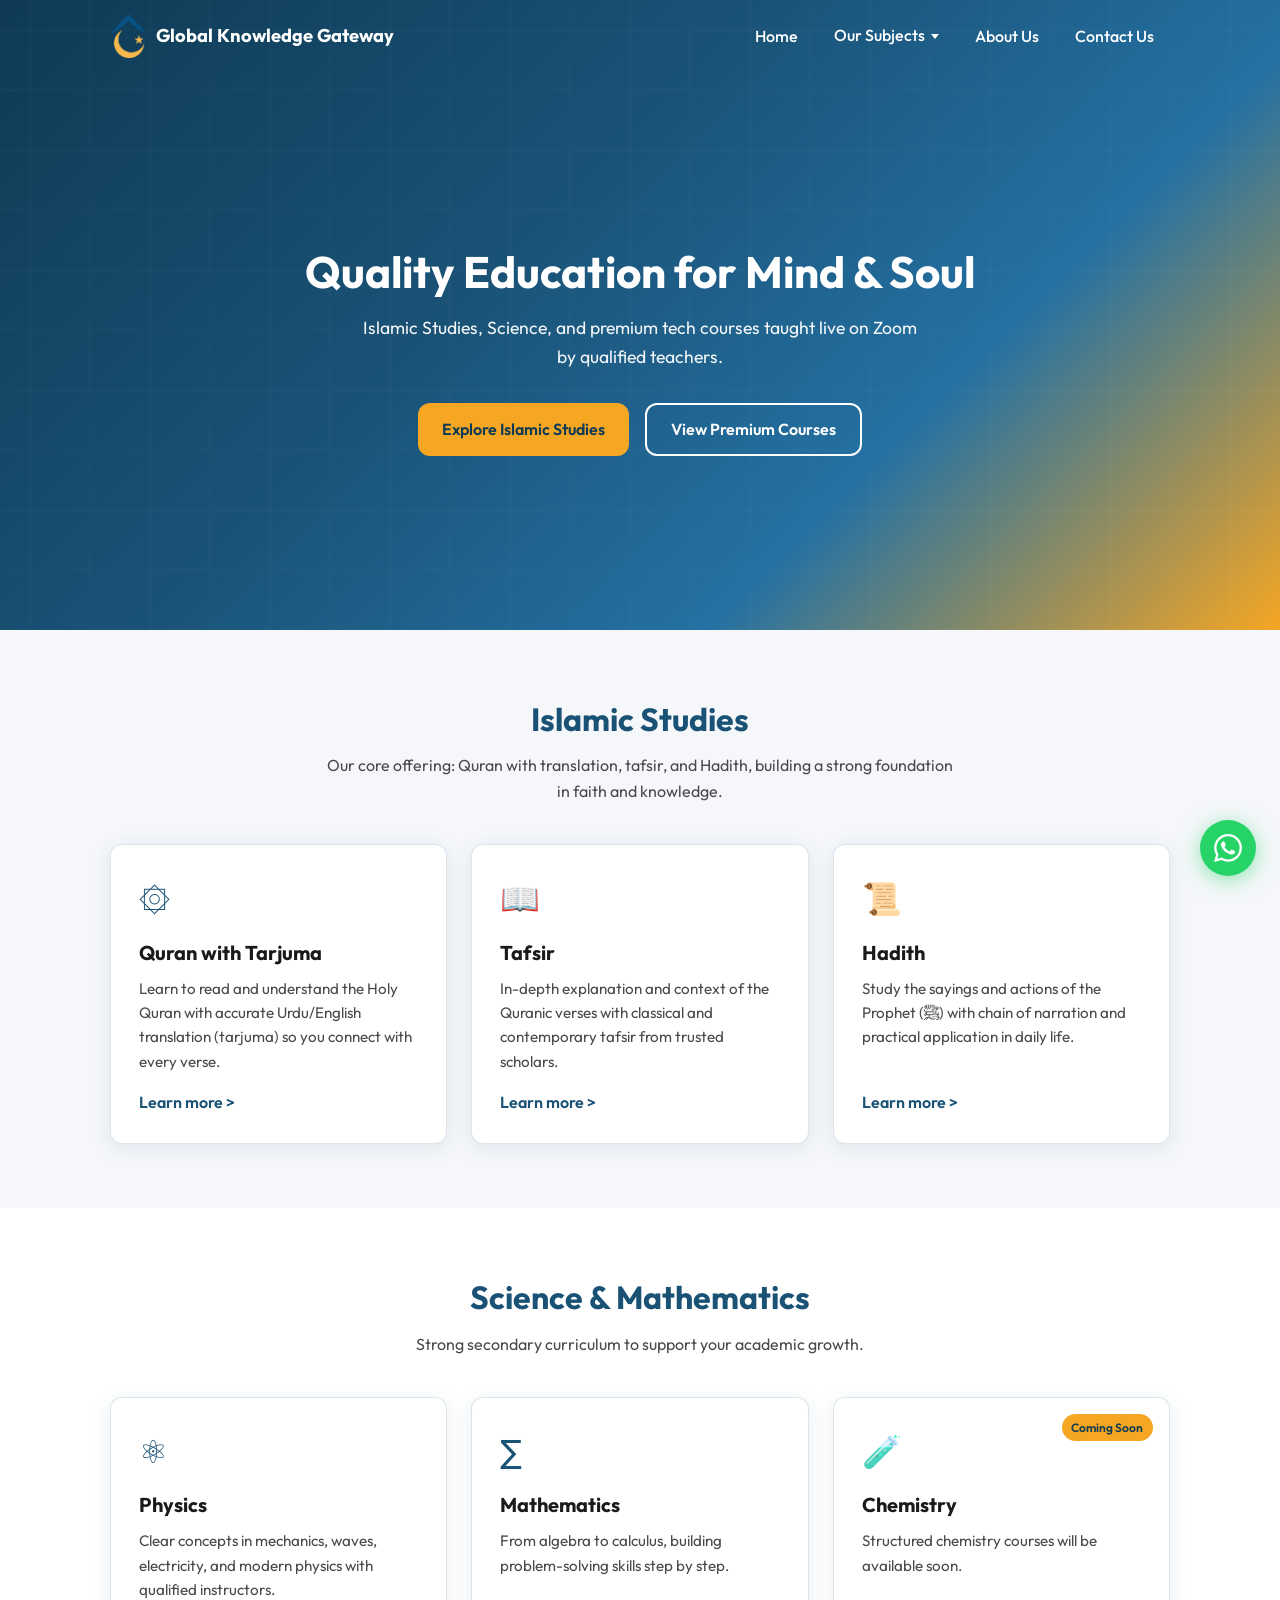
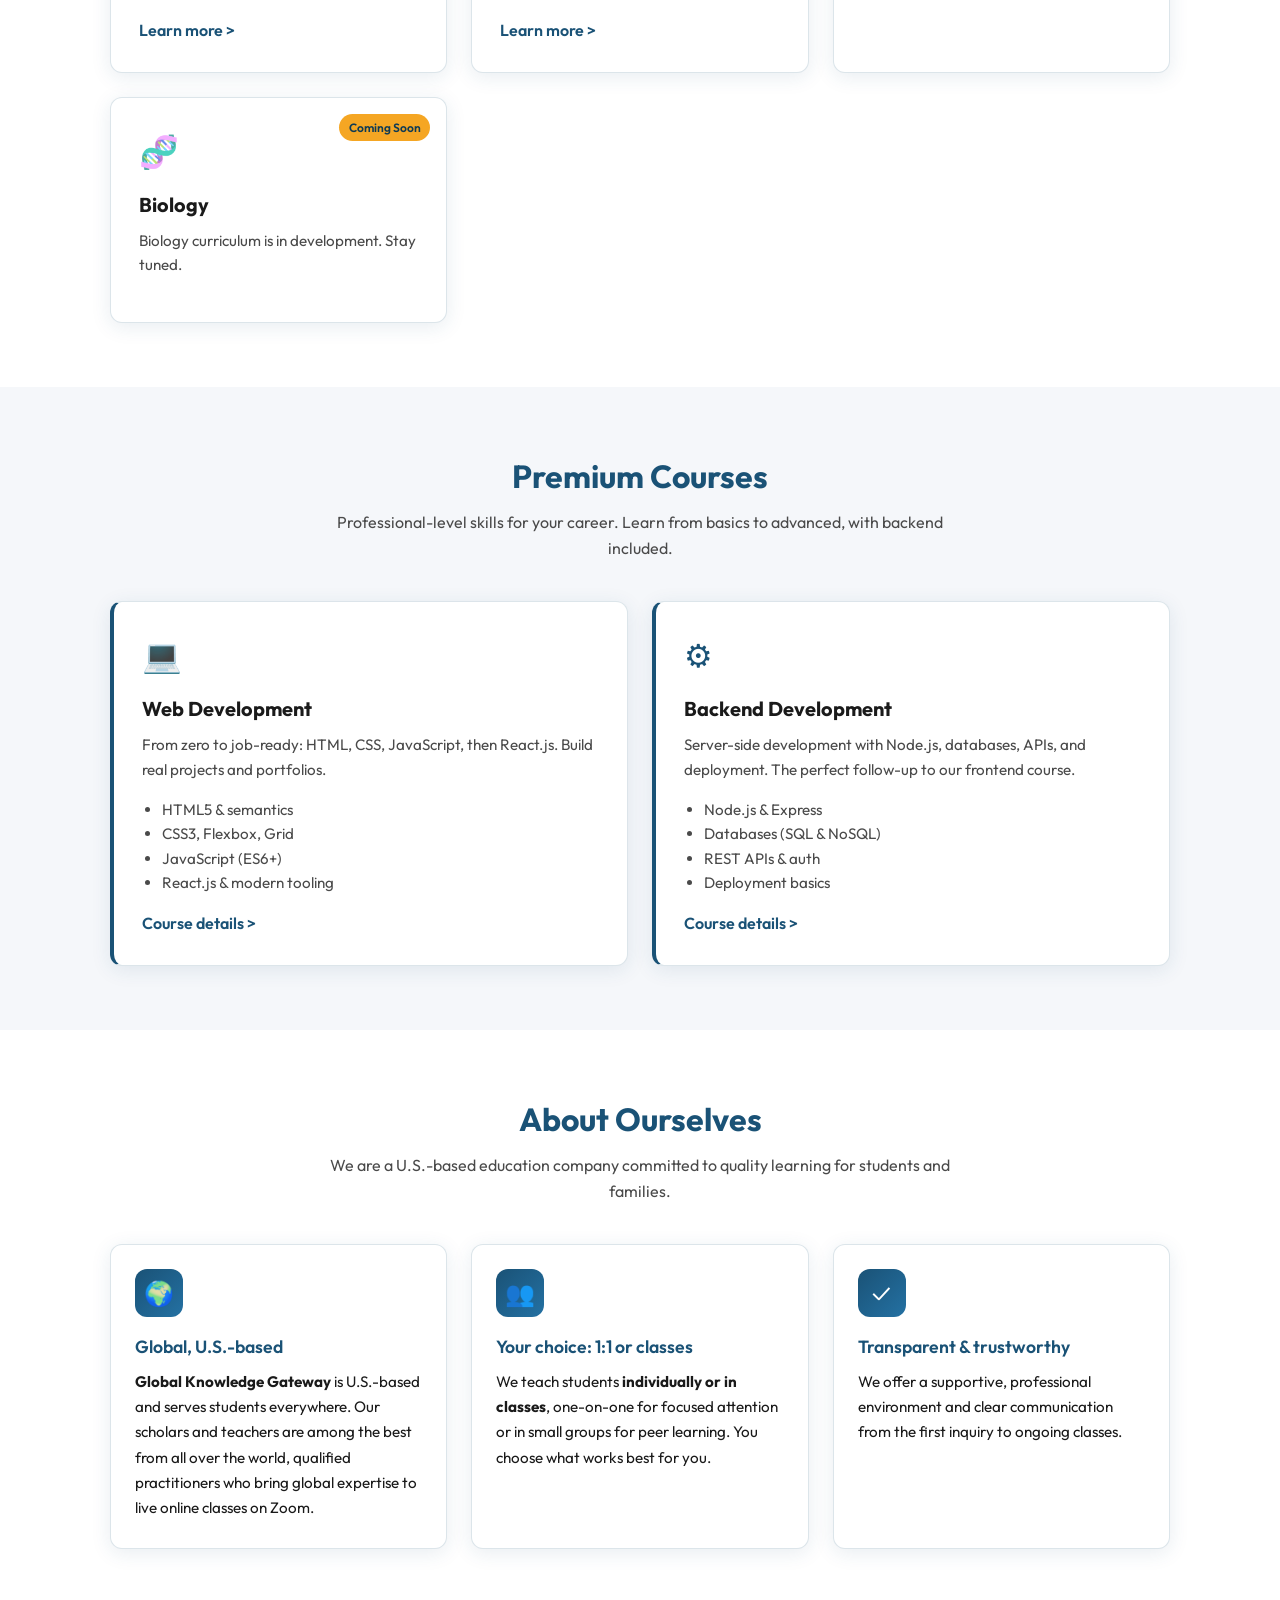
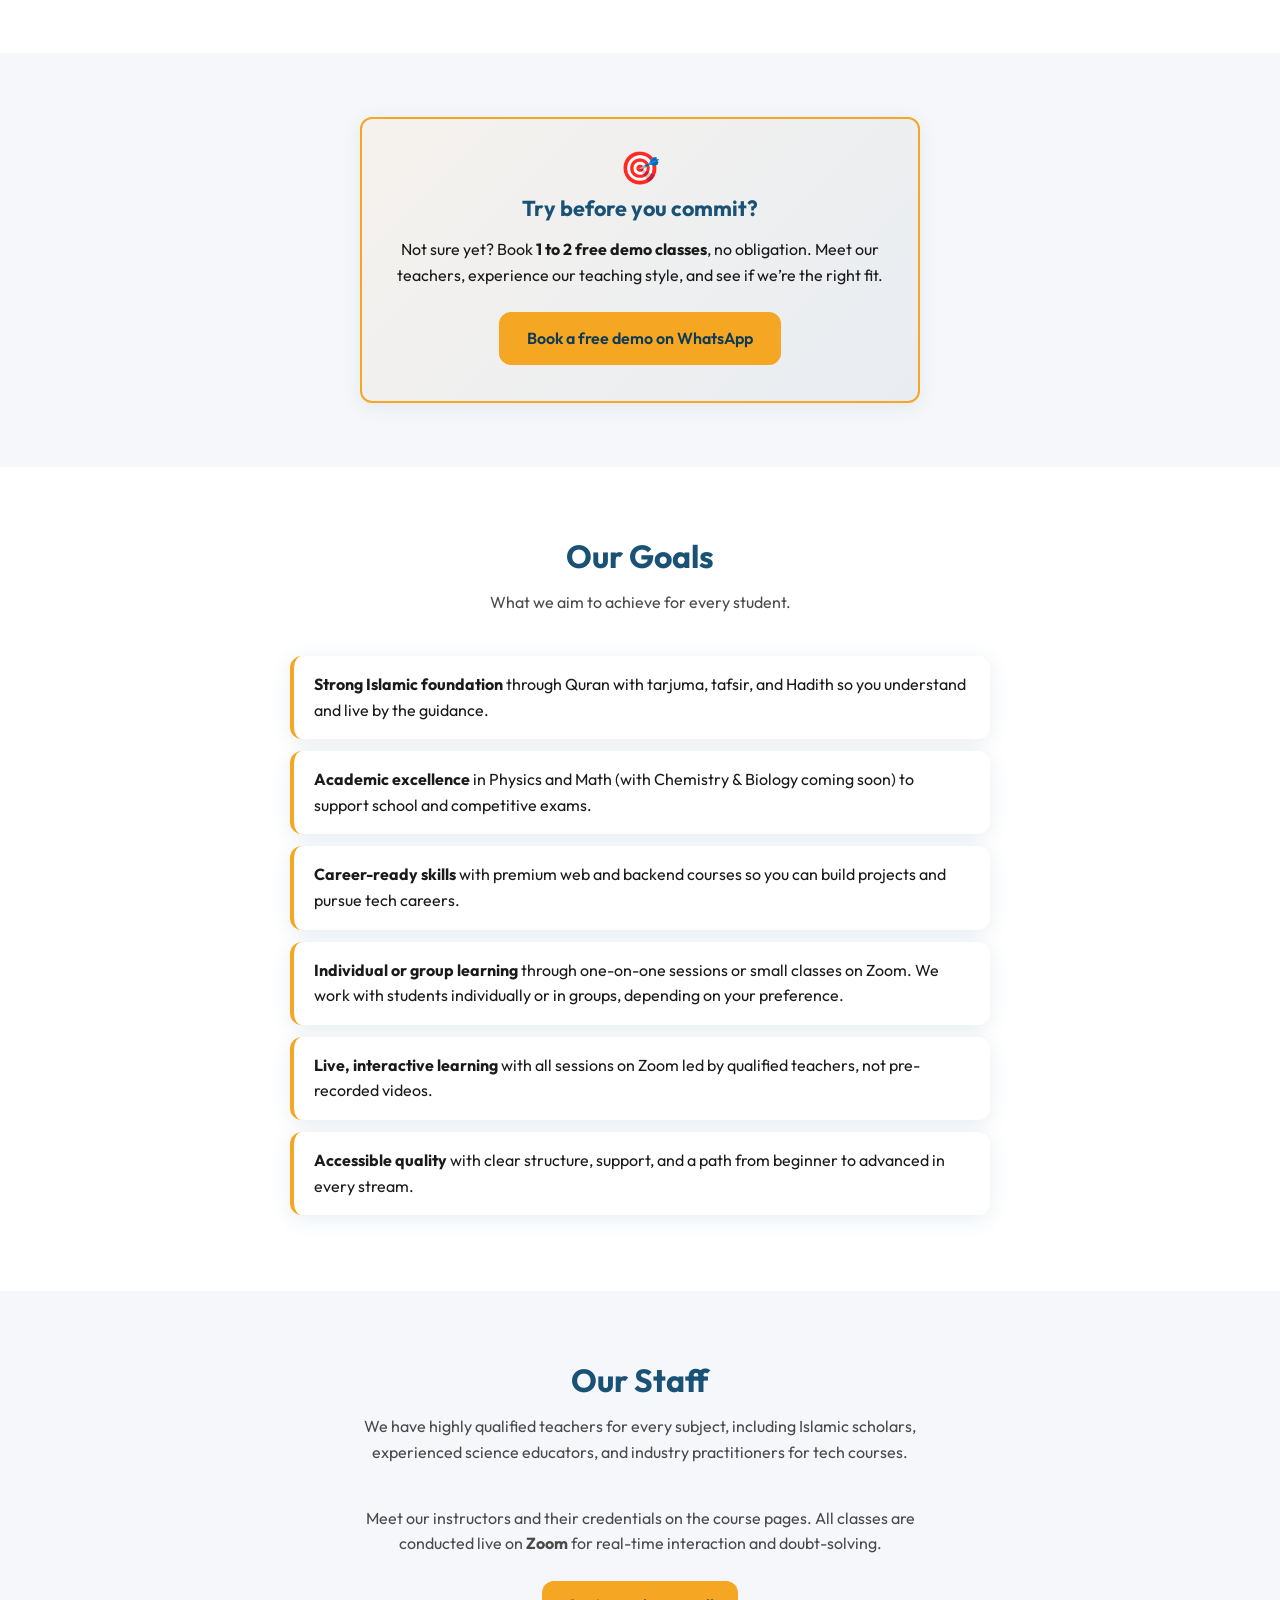
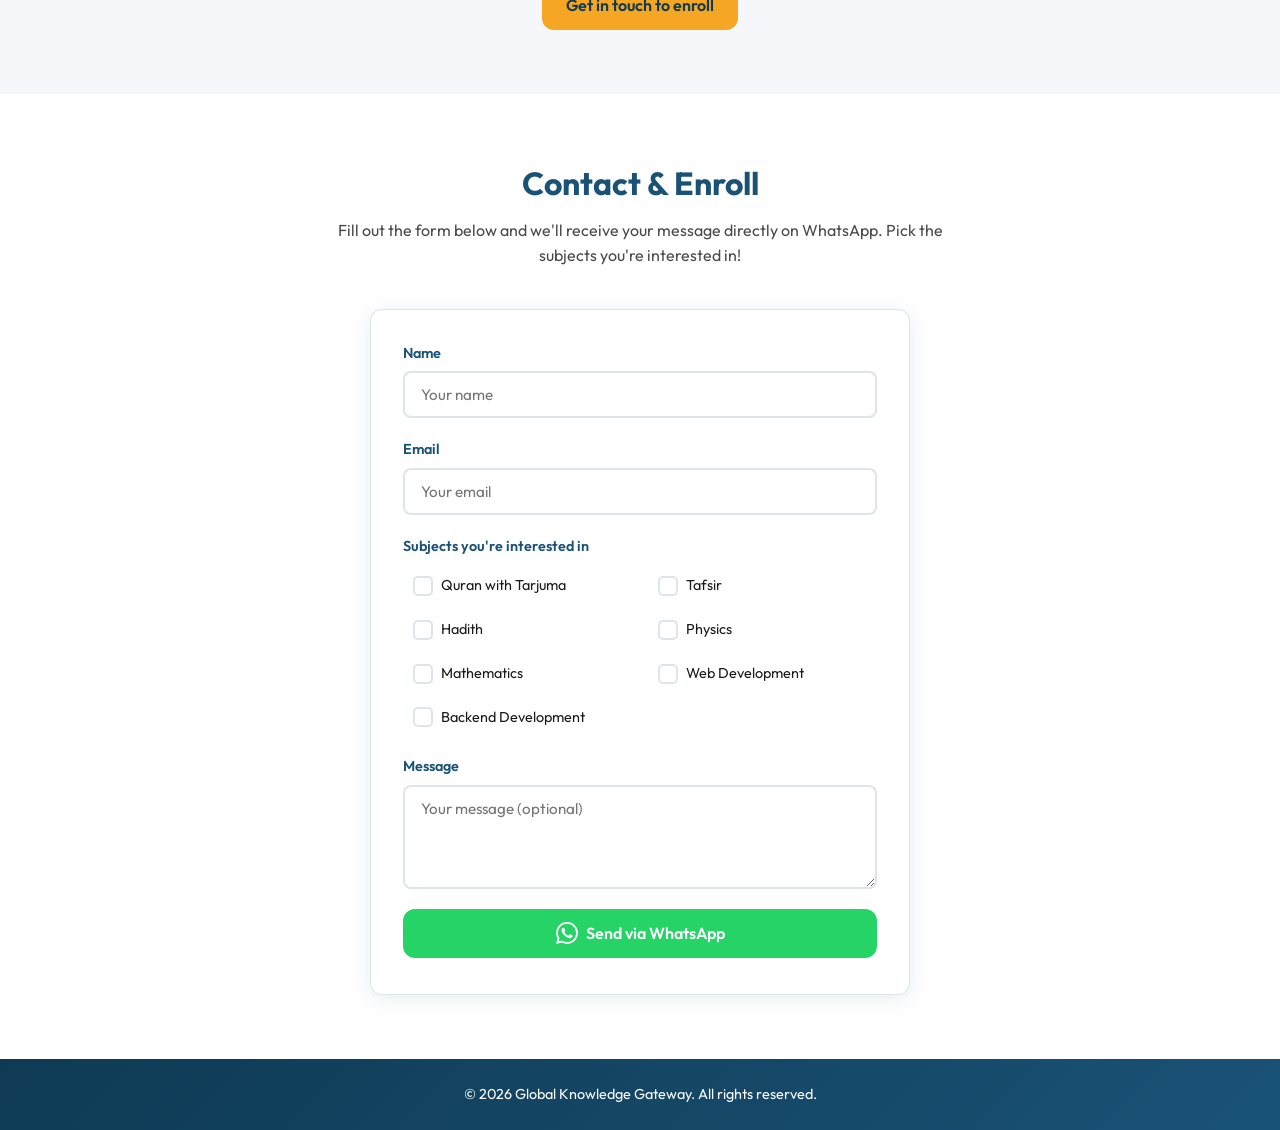
<file: index.html>
<!DOCTYPE html>
<html lang="en">
  <head>
    <meta charset="UTF-8" />
    <meta name="viewport" content="width=device-width, initial-scale=1.0" />
    <title>
      Global Knowledge Gateway | Islamic Studies, Science & Premium Courses
    </title>
    <link rel="icon" type="image/png" href="logo.png" />
    <meta
      name="description"
      content="Quality education in Islamic Studies (Quran, Tafsir, Hadith), Physics, Math, and premium Web Development courses. Learn live on Zoom with qualified teachers."
    />
    <link rel="preconnect" href="https://fonts.googleapis.com" />
    <link rel="preconnect" href="https://fonts.gstatic.com" crossorigin />
    <link
      href="https://fonts.googleapis.com/css2?family=Amiri:wght@400;700&family=Outfit:wght@300;400;500;600;700&display=swap"
      rel="stylesheet"
    />
    <link rel="stylesheet" href="css/styles.css" />
  </head>
  <body>
    <!-- Sticky WhatsApp - visible on all pages, scrolls with page -->
    <a
      href="https://wa.me/14434846773"
      class="whatsapp-float"
      target="_blank"
      rel="noopener noreferrer"
      aria-label="Contact us on WhatsApp"
    >
      <svg viewBox="0 0 24 24" fill="currentColor" aria-hidden="true">
        <path
          d="M17.472 14.382c-.297-.149-1.758-.867-2.03-.967-.273-.099-.471-.148-.67.15-.197.297-.767.966-.94 1.164-.173.199-.347.223-.644.075-.297-.15-1.255-.463-2.39-1.475-.883-.788-1.48-1.761-1.653-2.059-.173-.297-.018-.458.13-.606.134-.133.298-.347.446-.52.149-.174.198-.298.298-.497.099-.198.05-.371-.025-.52-.075-.149-.669-1.612-.916-2.207-.242-.579-.487-.5-.669-.51-.173-.008-.371-.01-.57-.01-.198 0-.52.074-.792.372-.272.297-1.04 1.016-1.04 2.479 0 1.462 1.065 2.875 1.213 3.074.149.198 2.096 3.2 5.077 4.487.709.306 1.262.489 1.694.625.712.227 1.36.195 1.871.118.571-.085 1.758-.719 2.006-1.413.248-.694.248-1.289.173-1.413-.074-.124-.272-.198-.57-.347m-5.421 7.403h-.004a9.87 9.87 0 01-5.031-1.378l-.361-.214-3.741.982.998-3.648-.235-.374a9.86 9.86 0 01-1.51-5.26c.001-5.45 4.436-9.884 9.888-9.884 2.64 0 5.122 1.03 6.988 2.898a9.825 9.825 0 012.893 6.994c-.003 5.45-4.437 9.884-9.885 9.884m8.413-18.297A11.815 11.815 0 0012.05 0C5.495 0 .16 5.335.157 11.892c0 2.096.547 4.142 1.588 5.945L.057 24l6.305-1.654a11.882 11.882 0 005.683 1.448h.005c6.554 0 11.89-5.335 11.893-11.893a11.821 11.821 0 00-3.48-8.413z"
        />
      </svg>
    </a>

    <header class="site-header">
      <div class="container header-inner">
        <a href="index.html" class="logo">
          <img src="logo.png" alt="Global Knowledge Gateway" class="logo-img" />
          <span class="logo-text">Global Knowledge Gateway</span>
        </a>
        <button class="nav-toggle" aria-label="Open menu" aria-expanded="false">
          <span></span><span></span><span></span>
        </button>
        <nav class="main-nav" aria-label="Main navigation">
          <div class="nav-drawer-header">
            <span class="nav-drawer-title">Menu</span>
          </div>
          <ul>
            <li><a href="#home">Home</a></li>
            <li class="nav-item-with-dropdown">
              <a href="#islamic" aria-expanded="false" aria-haspopup="true"
                >Our Subjects</a
              >
              <ul class="nav-dropdown">
                <li><a href="#islamic">Islamic Studies</a></li>
                <li><a href="#secondary">Science & Math</a></li>
                <li><a href="#premium">Premium Courses</a></li>
              </ul>
            </li>
            <li><a href="#about">About Us</a></li>
            <li><a href="#contact">Contact Us</a></li>
          </ul>
        </nav>
        <button
          type="button"
          class="nav-backdrop"
          aria-label="Close menu"
        ></button>
      </div>
    </header>

    <main>
      <!-- Hero -->
      <section id="home" class="hero">
        <div class="hero-bg"></div>
        <div class="container hero-content">
          <h1>Quality Education for Mind & Soul</h1>
          <p class="hero-sub">
            Islamic Studies, Science, and premium tech courses taught live on
            Zoom by qualified teachers.
          </p>
          <div class="hero-cta">
            <a href="#islamic" class="btn btn-primary"
              >Explore Islamic Studies</a
            >
            <a href="#premium" class="btn btn-secondary"
              >View Premium Courses</a
            >
          </div>
        </div>
      </section>

      <!-- Islamic Studies -->
      <section id="islamic" class="section section-islamic animate-section">
        <div class="container">
          <h2 class="section-title">Islamic Studies</h2>
          <p class="section-intro">
            Our core offering: Quran with translation, tafsir, and Hadith,
            building a strong foundation in faith and knowledge.
          </p>
          <div class="card-grid">
            <article class="card">
              <div class="card-icon" aria-hidden="true">۞</div>
              <h3>Quran with Tarjuma</h3>
              <p>
                Learn to read and understand the Holy Quran with accurate
                Urdu/English translation (tarjuma) so you connect with every
                verse.
              </p>
              <a href="pages/islamic-studies.html#quran" class="card-link"
                >Learn more ></a
              >
            </article>
            <article class="card">
              <div class="card-icon" aria-hidden="true">📖</div>
              <h3>Tafsir</h3>
              <p>
                In-depth explanation and context of the Quranic verses with
                classical and contemporary tafsir from trusted scholars.
              </p>
              <a href="pages/islamic-studies.html#tafsir" class="card-link"
                >Learn more ></a
              >
            </article>
            <article class="card">
              <div class="card-icon" aria-hidden="true">📜</div>
              <h3>Hadith</h3>
              <p>
                Study the sayings and actions of the Prophet (ﷺ) with chain of
                narration and practical application in daily life.
              </p>
              <a href="pages/islamic-studies.html#hadith" class="card-link"
                >Learn more ></a
              >
            </article>
          </div>
        </div>
      </section>

      <!-- Secondary subjects -->
      <section id="secondary" class="section section-secondary animate-section">
        <div class="container">
          <h2 class="section-title">Science & Mathematics</h2>
          <p class="section-intro">
            Strong secondary curriculum to support your academic growth.
          </p>
          <div class="card-grid">
            <article class="card">
              <div class="card-icon" aria-hidden="true">⚛</div>
              <h3>Physics</h3>
              <p>
                Clear concepts in mechanics, waves, electricity, and modern
                physics with qualified instructors.
              </p>
              <a href="pages/secondary.html#physics" class="card-link"
                >Learn more ></a
              >
            </article>
            <article class="card">
              <div class="card-icon" aria-hidden="true">∑</div>
              <h3>Mathematics</h3>
              <p>
                From algebra to calculus, building problem-solving skills step by
                step.
              </p>
              <a href="pages/secondary.html#math" class="card-link"
                >Learn more ></a
              >
            </article>
            <article class="card card-coming-soon">
              <span class="badge">Coming Soon</span>
              <div class="card-icon" aria-hidden="true">🧪</div>
              <h3>Chemistry</h3>
              <p>Structured chemistry courses will be available soon.</p>
            </article>
            <article class="card card-coming-soon">
              <span class="badge">Coming Soon</span>
              <div class="card-icon" aria-hidden="true">🧬</div>
              <h3>Biology</h3>
              <p>Biology curriculum is in development. Stay tuned.</p>
            </article>
          </div>
        </div>
      </section>

      <!-- Premium courses -->
      <section id="premium" class="section section-premium animate-section">
        <div class="container">
          <h2 class="section-title">Premium Courses</h2>
          <p class="section-intro">
            Professional-level skills for your career. Learn from basics to
            advanced, with backend included.
          </p>
          <div class="card-grid premium-grid">
            <article class="card card-premium">
              <div class="card-icon" aria-hidden="true">💻</div>
              <h3>Web Development</h3>
              <p>
                From zero to job-ready: HTML, CSS, JavaScript, then React.js.
                Build real projects and portfolios.
              </p>
              <ul class="card-list">
                <li>HTML5 & semantics</li>
                <li>CSS3, Flexbox, Grid</li>
                <li>JavaScript (ES6+)</li>
                <li>React.js & modern tooling</li>
              </ul>
              <a href="pages/premium-courses.html#webdev" class="card-link"
                >Course details ></a
              >
            </article>
            <article class="card card-premium">
              <div class="card-icon" aria-hidden="true">⚙</div>
              <h3>Backend Development</h3>
              <p>
                Server-side development with Node.js, databases, APIs, and
                deployment. The perfect follow-up to our frontend course.
              </p>
              <ul class="card-list">
                <li>Node.js & Express</li>
                <li>Databases (SQL & NoSQL)</li>
                <li>REST APIs & auth</li>
                <li>Deployment basics</li>
              </ul>
              <a href="pages/premium-courses.html#backend" class="card-link"
                >Course details ></a
              >
            </article>
          </div>
        </div>
      </section>

      <!-- About ourselves -->
      <section id="about" class="section section-about animate-section">
        <div class="about-section-bg" aria-hidden="true"></div>
        <div class="container">
          <h2 class="section-title">About Ourselves</h2>
          <p class="section-intro">
            We are a U.S.-based education company committed to quality learning
            for students and families.
          </p>
          <div class="about-features">
            <div class="about-feature">
              <span class="about-feature-icon" aria-hidden="true">🌍</span>
              <h3>Global, U.S.-based</h3>
              <p>
                <strong>Global Knowledge Gateway</strong> is U.S.-based and serves
                students everywhere. Our scholars and teachers are among the
                best from all over the world, qualified practitioners who bring
                global expertise to live online classes on Zoom.
              </p>
            </div>
            <div class="about-feature">
              <span class="about-feature-icon" aria-hidden="true">👥</span>
              <h3>Your choice: 1:1 or classes</h3>
              <p>
                We teach students <strong>individually or in classes</strong>,
                one-on-one for focused attention or in small groups for peer
                learning. You choose what works best for you.
              </p>
            </div>
            <div class="about-feature">
              <span class="about-feature-icon" aria-hidden="true">✓</span>
              <h3>Transparent & trustworthy</h3>
              <p>
                We offer a supportive, professional environment and clear
                communication from the first inquiry to ongoing classes.
              </p>
            </div>
          </div>
        </div>
      </section>

      <!-- Try before you commit -->
      <section id="demo" class="section section-demo animate-section">
        <div class="container">
          <div class="demo-classes-cta">
            <span class="demo-classes-icon" aria-hidden="true">🎯</span>
            <h2 class="section-title section-title--small">
              Try before you commit?
            </h2>
            <p>
              Not sure yet? Book <strong>1 to 2 free demo classes</strong>, no
              obligation. Meet our teachers, experience our teaching style, and
              see if we’re the right fit.
            </p>
            <a
              href="https://wa.me/14434846773"
              class="btn btn-primary"
              target="_blank"
              rel="noopener noreferrer"
            >
              Book a free demo on WhatsApp
            </a>
          </div>
        </div>
      </section>

      <!-- Our goals -->
      <section id="goals" class="section section-goals animate-section">
        <div class="container">
          <h2 class="section-title">Our Goals</h2>
          <p class="section-intro">What we aim to achieve for every student.</p>
          <ul class="goals-list">
            <li>
              <strong>Strong Islamic foundation</strong> through Quran with tarjuma,
              tafsir, and Hadith so you understand and live by the guidance.
            </li>
            <li>
              <strong>Academic excellence</strong> in Physics and Math (with
              Chemistry & Biology coming soon) to support school and competitive exams.
            </li>
            <li>
              <strong>Career-ready skills</strong> with premium web and backend
              courses so you can build projects and pursue tech careers.
            </li>
            <li>
              <strong>Individual or group learning</strong> through one-on-one
              sessions or small classes on Zoom. We work with students
              individually or in groups, depending on your preference.
            </li>
            <li>
              <strong>Live, interactive learning</strong> with all sessions on Zoom
              led by qualified teachers, not pre-recorded videos.
            </li>
            <li>
              <strong>Accessible quality</strong> with clear structure, support,
              and a path from beginner to advanced in every stream.
            </li>
          </ul>
        </div>
      </section>

      <!-- Our staff -->
      <section id="staff" class="section section-staff animate-section">
        <div class="container">
          <h2 class="section-title">Our Staff</h2>
          <p class="section-intro">
            We have highly qualified teachers for every subject, including Islamic
            scholars, experienced science educators, and industry practitioners
            for tech courses.
          </p>
          <div class="staff-cta">
            <p>
              Meet our instructors and their credentials on the course pages.
              All classes are conducted live on <strong>Zoom</strong> for
              real-time interaction and doubt-solving.
            </p>
            <a href="#contact" class="btn btn-primary"
              >Get in touch to enroll</a
            >
          </div>
        </div>
      </section>

      <!-- Contact -->
      <section id="contact" class="section section-contact animate-section">
        <div class="container">
          <h2 class="section-title">Contact & Enroll</h2>
          <p class="section-intro">
            Fill out the form below and we'll receive your message directly on
            WhatsApp. Pick the subjects you're interested in!
          </p>
          <div class="contact-form-wrap">
            <form id="whatsapp-form" class="contact-form" novalidate>
              <div class="form-group">
                <label for="cf-name">Name</label>
                <input type="text" id="cf-name" name="name" placeholder="Your name" required />
              </div>
              <div class="form-group">
                <label for="cf-email">Email</label>
                <input type="email" id="cf-email" name="email" placeholder="Your email" required />
              </div>
              <div class="form-group">
                <label>Subjects you're interested in</label>
                <div class="checkbox-grid">
                  <label class="checkbox-label">
                    <input type="checkbox" name="subjects" value="Quran with Tarjuma" />
                    <span class="checkbox-custom"></span>
                    Quran with Tarjuma
                  </label>
                  <label class="checkbox-label">
                    <input type="checkbox" name="subjects" value="Tafsir" />
                    <span class="checkbox-custom"></span>
                    Tafsir
                  </label>
                  <label class="checkbox-label">
                    <input type="checkbox" name="subjects" value="Hadith" />
                    <span class="checkbox-custom"></span>
                    Hadith
                  </label>
                  <label class="checkbox-label">
                    <input type="checkbox" name="subjects" value="Physics" />
                    <span class="checkbox-custom"></span>
                    Physics
                  </label>
                  <label class="checkbox-label">
                    <input type="checkbox" name="subjects" value="Mathematics" />
                    <span class="checkbox-custom"></span>
                    Mathematics
                  </label>
                  <label class="checkbox-label">
                    <input type="checkbox" name="subjects" value="Web Development" />
                    <span class="checkbox-custom"></span>
                    Web Development
                  </label>
                  <label class="checkbox-label">
                    <input type="checkbox" name="subjects" value="Backend Development" />
                    <span class="checkbox-custom"></span>
                    Backend Development
                  </label>
                </div>
              </div>
              <div class="form-group">
                <label for="cf-message">Message</label>
                <textarea id="cf-message" name="message" rows="4" placeholder="Your message (optional)"></textarea>
              </div>
              <button type="submit" class="btn btn-whatsapp contact-form-btn">
                <svg viewBox="0 0 24 24" fill="currentColor" width="22" height="22">
                  <path d="M17.472 14.382c-.297-.149-1.758-.867-2.03-.967-.273-.099-.471-.148-.67.15-.197.297-.767.966-.94 1.164-.173.199-.347.223-.644.075-.297-.15-1.255-.463-2.39-1.475-.883-.788-1.48-1.761-1.653-2.059-.173-.297-.018-.458.13-.606.134-.133.298-.347.446-.52.149-.174.198-.298.298-.497.099-.198.05-.371-.025-.52-.075-.149-.669-1.612-.916-2.207-.242-.579-.487-.5-.669-.51-.173-.008-.371-.01-.57-.01-.198 0-.52.074-.792.372-.272.297-1.04 1.016-1.04 2.479 0 1.462 1.065 2.875 1.213 3.074.149.198 2.096 3.2 5.077 4.487.709.306 1.262.489 1.694.625.712.227 1.36.195 1.871.118.571-.085 1.758-.719 2.006-1.413.248-.694.248-1.289.173-1.413-.074-.124-.272-.198-.57-.347m-5.421 7.403h-.004a9.87 9.87 0 01-5.031-1.378l-.361-.214-3.741.982.998-3.648-.235-.374a9.86 9.86 0 01-1.51-5.26c.001-5.45 4.436-9.884 9.888-9.884 2.64 0 5.122 1.03 6.988 2.898a9.825 9.825 0 012.893 6.994c-.003 5.45-4.437 9.884-9.885 9.884m8.413-18.297A11.815 11.815 0 0012.05 0C5.495 0 .16 5.335.157 11.892c0 2.096.547 4.142 1.588 5.945L.057 24l6.305-1.654a11.882 11.882 0 005.683 1.448h.005c6.554 0 11.89-5.335 11.893-11.893a11.821 11.821 0 00-3.48-8.413z" />
                </svg>
                Send via WhatsApp
              </button>
            </form>
          </div>
        </div>
      </section>
    </main>

    <footer class="site-footer">
      <div class="container">
        <p>
          &copy; <span id="year"></span> Global Knowledge Gateway. All rights
          reserved.
        </p>
      </div>
    </footer>

    <script src="js/main.js"></script>
  </body>
</html>
</file>
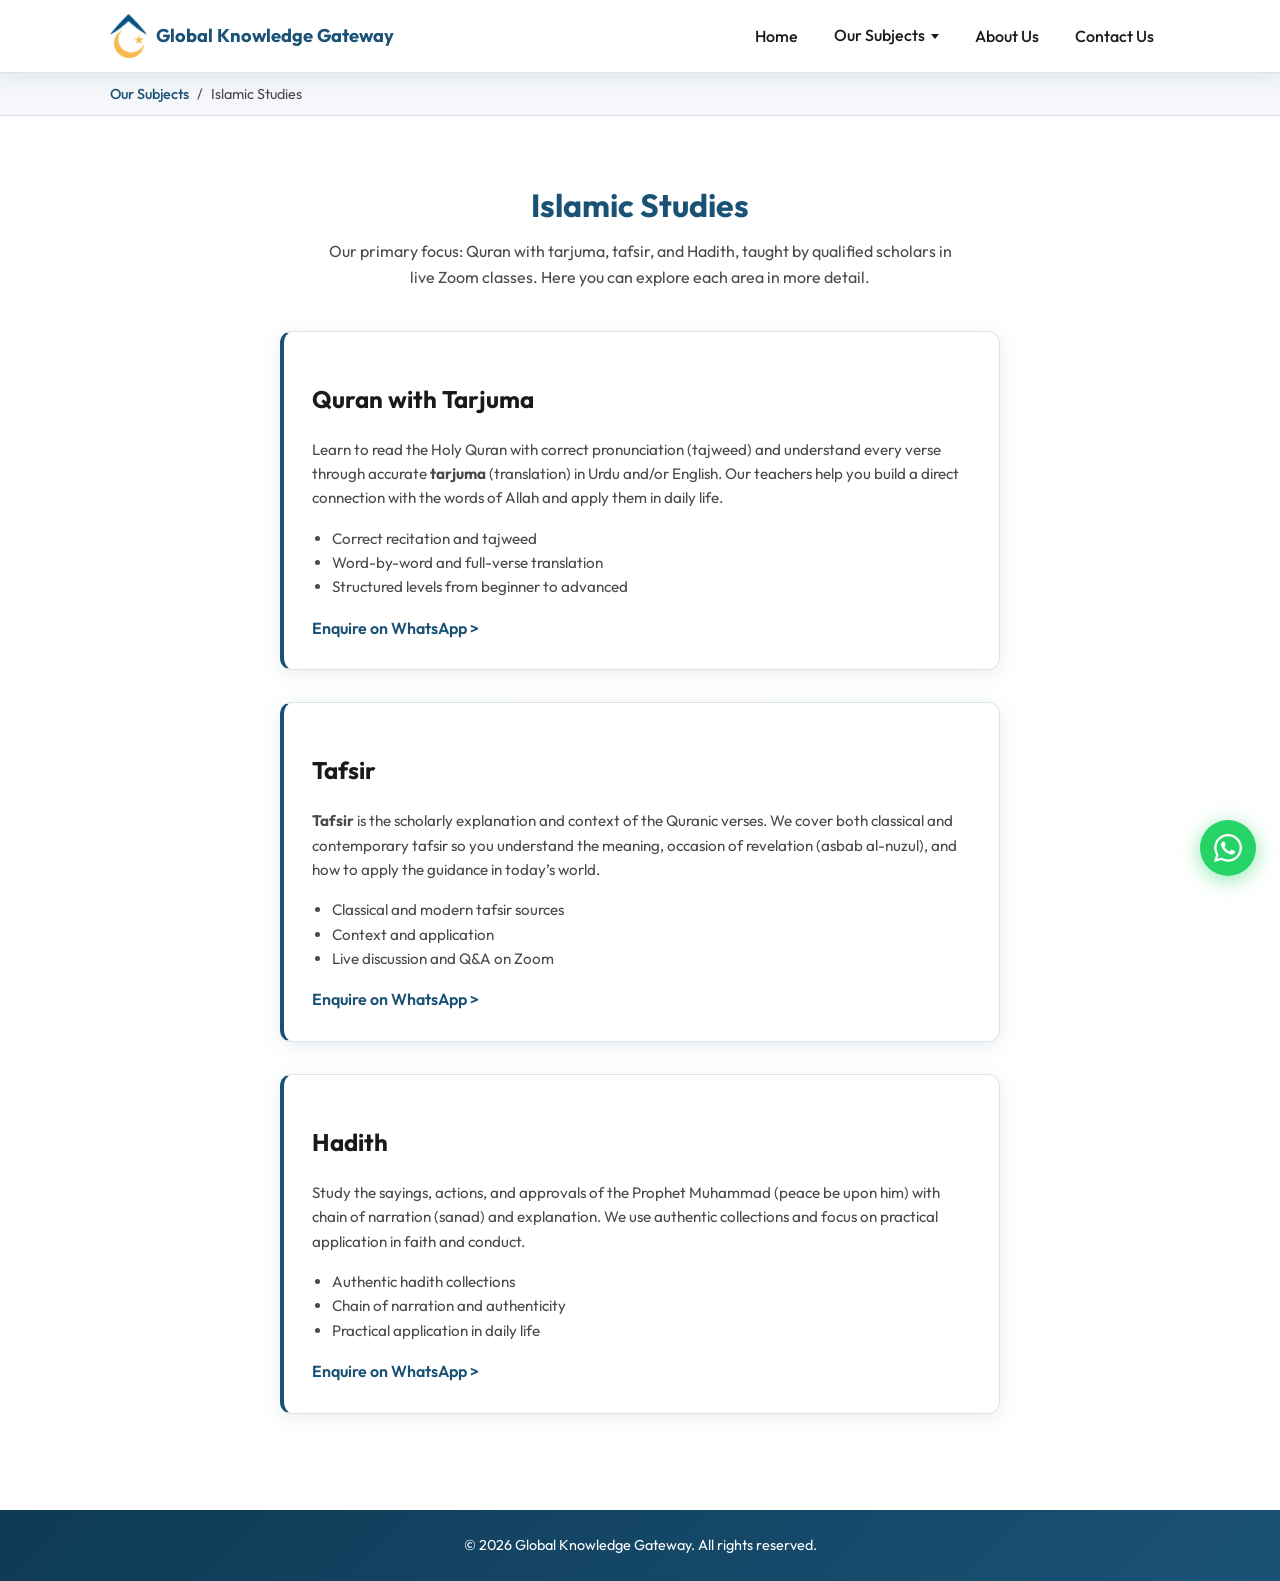
<file: pages/islamic-studies.html>
<!DOCTYPE html>
<html lang="en">
  <head>
    <meta charset="UTF-8" />
    <meta name="viewport" content="width=device-width, initial-scale=1.0" />
    <title>
      Islamic Studies: Quran, Tafsir & Hadith | Global Knowledge Gateway
    </title>
    <link rel="icon" type="image/png" href="../logo.png" />
    <link rel="preconnect" href="https://fonts.googleapis.com" />
    <link rel="preconnect" href="https://fonts.gstatic.com" crossorigin />
    <link
      href="https://fonts.googleapis.com/css2?family=Amiri:wght@400;700&family=Outfit:wght@300;400;500;600;700&display=swap"
      rel="stylesheet"
    />
    <link rel="stylesheet" href="../css/styles.css" />
  </head>
  <body>
    <a
      href="https://wa.me/14434846773"
      class="whatsapp-float"
      target="_blank"
      rel="noopener noreferrer"
      aria-label="Contact us on WhatsApp"
    >
      <svg viewBox="0 0 24 24" fill="currentColor" aria-hidden="true">
        <path
          d="M17.472 14.382c-.297-.149-1.758-.867-2.03-.967-.273-.099-.471-.148-.67.15-.197.297-.767.966-.94 1.164-.173.199-.347.223-.644.075-.297-.15-1.255-.463-2.39-1.475-.883-.788-1.48-1.761-1.653-2.059-.173-.297-.018-.458.13-.606.134-.133.298-.347.446-.52.149-.174.198-.298.298-.497.099-.198.05-.371-.025-.52-.075-.149-.669-1.612-.916-2.207-.242-.579-.487-.5-.669-.51-.173-.008-.371-.01-.57-.01-.198 0-.52.074-.792.372-.272.297-1.04 1.016-1.04 2.479 0 1.462 1.065 2.875 1.213 3.074.149.198 2.096 3.2 5.077 4.487.709.306 1.262.489 1.694.625.712.227 1.36.195 1.871.118.571-.085 1.758-.719 2.006-1.413.248-.694.248-1.289.173-1.413-.074-.124-.272-.198-.57-.347m-5.421 7.403h-.004a9.87 9.87 0 01-5.031-1.378l-.361-.214-3.741.982.998-3.648-.235-.374a9.86 9.86 0 01-1.51-5.26c.001-5.45 4.436-9.884 9.888-9.884 2.64 0 5.122 1.03 6.988 2.898a9.825 9.825 0 012.893 6.994c-.003 5.45-4.437 9.884-9.885 9.884m8.413-18.297A11.815 11.815 0 0012.05 0C5.495 0 .16 5.335.157 11.892c0 2.096.547 4.142 1.588 5.945L.057 24l6.305-1.654a11.882 11.882 0 005.683 1.448h.005c6.554 0 11.89-5.335 11.893-11.893a11.821 11.821 0 00-3.48-8.413z"
        />
      </svg>
    </a>

    <header class="site-header">
      <div class="container header-inner">
        <a href="../index.html" class="logo">
          <img src="../logo.png" alt="Global Knowledge Gateway" class="logo-img" />
          <span class="logo-text">Global Knowledge Gateway</span>
        </a>
        <button class="nav-toggle" aria-label="Open menu" aria-expanded="false">
          <span></span><span></span><span></span>
        </button>
        <nav class="main-nav" aria-label="Main navigation">
          <div class="nav-drawer-header">
            <span class="nav-drawer-title">Menu</span>
          </div>
          <ul>
            <li><a href="../index.html#home">Home</a></li>
            <li class="nav-item-with-dropdown">
              <a
                href="../index.html#islamic"
                aria-expanded="false"
                aria-haspopup="true"
                >Our Subjects</a
              >
              <ul class="nav-dropdown">
                <li><a href="islamic-studies.html">Islamic Studies</a></li>
                <li><a href="secondary.html">Science & Math</a></li>
                <li><a href="premium-courses.html">Premium Courses</a></li>
              </ul>
            </li>
            <li><a href="../index.html#about">About Us</a></li>
            <li><a href="../index.html#contact">Contact Us</a></li>
          </ul>
        </nav>
        <button
          type="button"
          class="nav-backdrop"
          aria-label="Close menu"
        ></button>
      </div>
    </header>

    <div class="subject-breadcrumb">
      <div class="container">
        <a href="../index.html#islamic">Our Subjects</a>
        <span aria-hidden="true">/</span>
        <span>Islamic Studies</span>
      </div>
    </div>

    <main>
      <section class="section animate-section">
        <div class="container">
          <h1 class="section-title">Islamic Studies</h1>
          <p class="section-intro">
            Our primary focus: Quran with tarjuma, tafsir, and Hadith, taught
            by qualified scholars in live Zoom classes. Here you can explore
            each area in more detail.
          </p>

          <article
            id="quran"
            class="card card-premium"
            style="max-width: 720px; margin: 0 auto 2rem"
          >
            <h2>Quran with Tarjuma</h2>
            <p>
              Learn to read the Holy Quran with correct pronunciation (tajweed)
              and understand every verse through accurate
              <strong>tarjuma</strong> (translation) in Urdu and/or English. Our
              teachers help you build a direct connection with the words of
              Allah and apply them in daily life.
            </p>
            <ul class="card-list">
              <li>Correct recitation and tajweed</li>
              <li>Word-by-word and full-verse translation</li>
              <li>Structured levels from beginner to advanced</li>
            </ul>
            <a
              href="https://wa.me/14434846773"
              class="card-link"
              target="_blank"
              rel="noopener noreferrer"
              >Enquire on WhatsApp ></a
            >
          </article>

          <article
            id="tafsir"
            class="card card-premium"
            style="max-width: 720px; margin: 0 auto 2rem"
          >
            <h2>Tafsir</h2>
            <p>
              <strong>Tafsir</strong> is the scholarly explanation and context
              of the Quranic verses. We cover both classical and contemporary
              tafsir so you understand the meaning, occasion of revelation
              (asbab al-nuzul), and how to apply the guidance in today’s world.
            </p>
            <ul class="card-list">
              <li>Classical and modern tafsir sources</li>
              <li>Context and application</li>
              <li>Live discussion and Q&A on Zoom</li>
            </ul>
            <a
              href="https://wa.me/14434846773"
              class="card-link"
              target="_blank"
              rel="noopener noreferrer"
              >Enquire on WhatsApp ></a
            >
          </article>

          <article
            id="hadith"
            class="card card-premium"
            style="max-width: 720px; margin: 0 auto 2rem"
          >
            <h2>Hadith</h2>
            <p>
              Study the sayings, actions, and approvals of the Prophet Muhammad
              (peace be upon him) with chain of narration (sanad) and
              explanation. We use authentic collections and focus on practical
              application in faith and conduct.
            </p>
            <ul class="card-list">
              <li>Authentic hadith collections</li>
              <li>Chain of narration and authenticity</li>
              <li>Practical application in daily life</li>
            </ul>
            <a
              href="https://wa.me/14434846773"
              class="card-link"
              target="_blank"
              rel="noopener noreferrer"
              >Enquire on WhatsApp ></a
            >
          </article>
        </div>
      </section>
    </main>

    <footer class="site-footer">
      <div class="container">
        <p>
          &copy; <span id="year"></span> Global Knowledge Gateway. All rights
          reserved.
        </p>
      </div>
    </footer>
    <script src="../js/main.js"></script>
  </body>
</html>
</file>
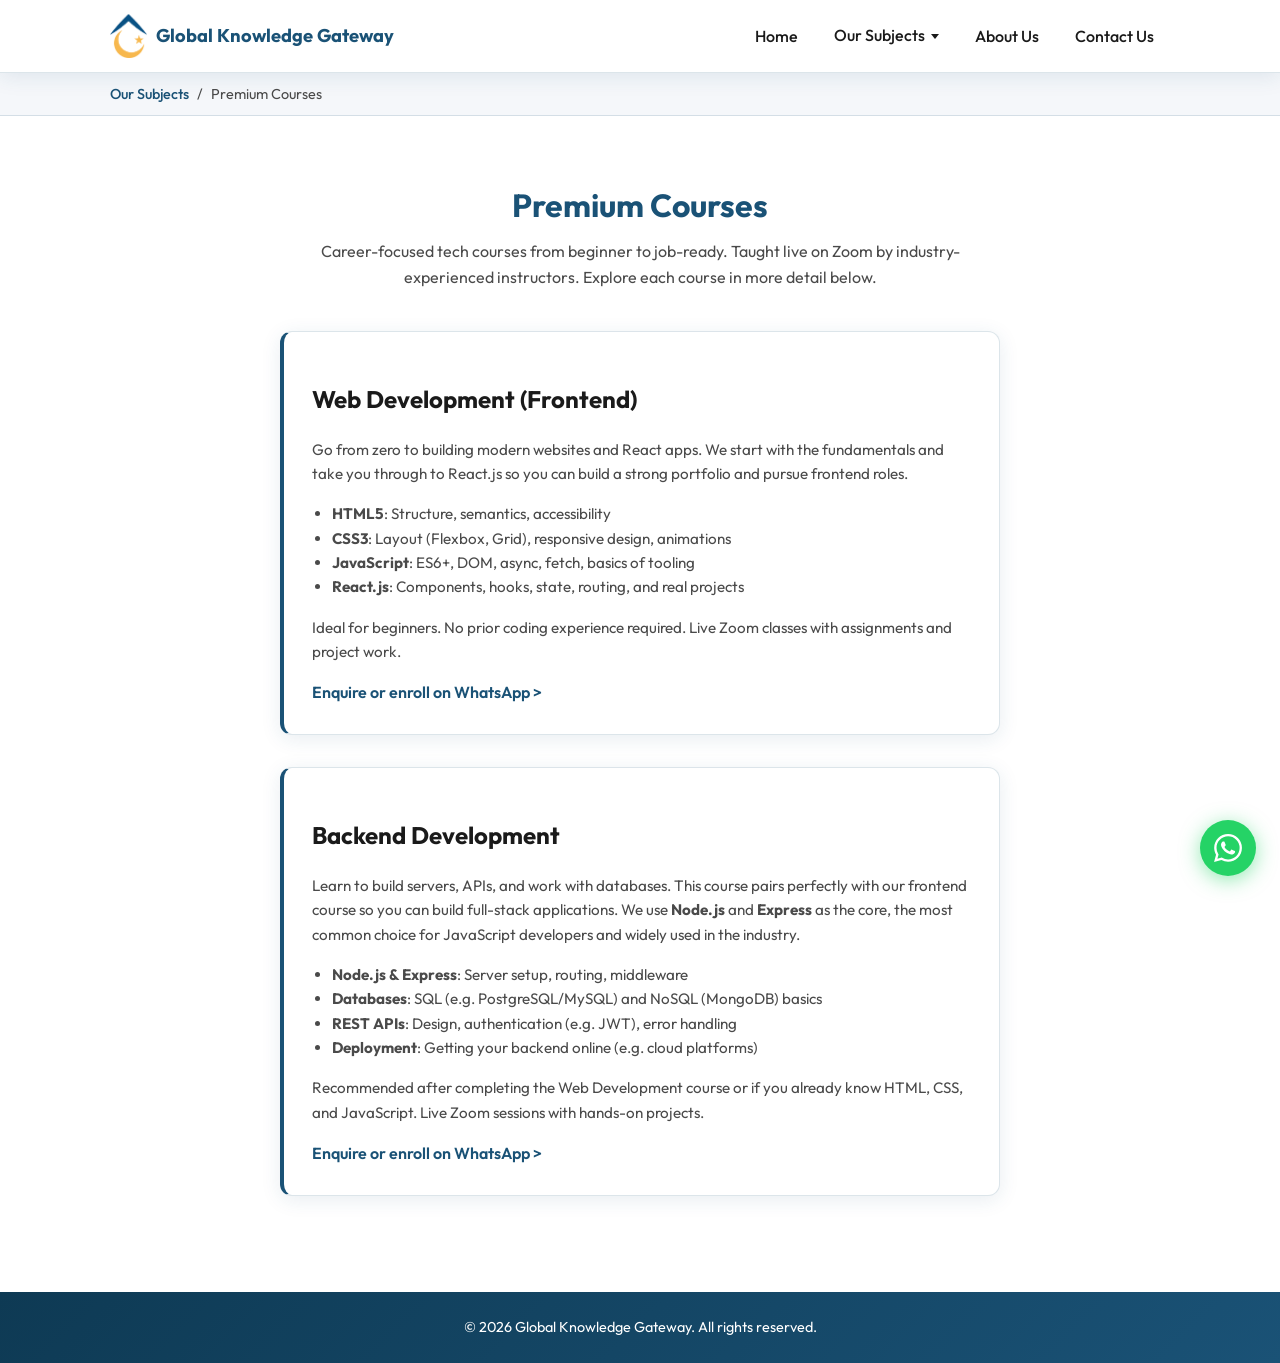
<file: pages/premium-courses.html>
<!DOCTYPE html>
<html lang="en">
  <head>
    <meta charset="UTF-8" />
    <meta name="viewport" content="width=device-width, initial-scale=1.0" />
    <title>
      Premium Courses: Web & Backend Development | Global Knowledge Gateway
    </title>
    <link rel="icon" type="image/png" href="../logo.png" />
    <link rel="preconnect" href="https://fonts.googleapis.com" />
    <link rel="preconnect" href="https://fonts.gstatic.com" crossorigin />
    <link
      href="https://fonts.googleapis.com/css2?family=Amiri:wght@400;700&family=Outfit:wght@300;400;500;600;700&display=swap"
      rel="stylesheet"
    />
    <link rel="stylesheet" href="../css/styles.css" />
  </head>
  <body>
    <a
      href="https://wa.me/14434846773"
      class="whatsapp-float"
      target="_blank"
      rel="noopener noreferrer"
      aria-label="Contact us on WhatsApp"
    >
      <svg viewBox="0 0 24 24" fill="currentColor" aria-hidden="true">
        <path
          d="M17.472 14.382c-.297-.149-1.758-.867-2.03-.967-.273-.099-.471-.148-.67.15-.197.297-.767.966-.94 1.164-.173.199-.347.223-.644.075-.297-.15-1.255-.463-2.39-1.475-.883-.788-1.48-1.761-1.653-2.059-.173-.297-.018-.458.13-.606.134-.133.298-.347.446-.52.149-.174.198-.298.298-.497.099-.198.05-.371-.025-.52-.075-.149-.669-1.612-.916-2.207-.242-.579-.487-.5-.669-.51-.173-.008-.371-.01-.57-.01-.198 0-.52.074-.792.372-.272.297-1.04 1.016-1.04 2.479 0 1.462 1.065 2.875 1.213 3.074.149.198 2.096 3.2 5.077 4.487.709.306 1.262.489 1.694.625.712.227 1.36.195 1.871.118.571-.085 1.758-.719 2.006-1.413.248-.694.248-1.289.173-1.413-.074-.124-.272-.198-.57-.347m-5.421 7.403h-.004a9.87 9.87 0 01-5.031-1.378l-.361-.214-3.741.982.998-3.648-.235-.374a9.86 9.86 0 01-1.51-5.26c.001-5.45 4.436-9.884 9.888-9.884 2.64 0 5.122 1.03 6.988 2.898a9.825 9.825 0 012.893 6.994c-.003 5.45-4.437 9.884-9.885 9.884m8.413-18.297A11.815 11.815 0 0012.05 0C5.495 0 .16 5.335.157 11.892c0 2.096.547 4.142 1.588 5.945L.057 24l6.305-1.654a11.882 11.882 0 005.683 1.448h.005c6.554 0 11.89-5.335 11.893-11.893a11.821 11.821 0 00-3.48-8.413z"
        />
      </svg>
    </a>

    <header class="site-header">
      <div class="container header-inner">
        <a href="../index.html" class="logo">
          <img src="../logo.png" alt="Global Knowledge Gateway" class="logo-img" />
          <span class="logo-text">Global Knowledge Gateway</span>
        </a>
        <button class="nav-toggle" aria-label="Open menu" aria-expanded="false">
          <span></span><span></span><span></span>
        </button>
        <nav class="main-nav" aria-label="Main navigation">
          <div class="nav-drawer-header">
            <span class="nav-drawer-title">Menu</span>
          </div>
          <ul>
            <li><a href="../index.html#home">Home</a></li>
            <li class="nav-item-with-dropdown">
              <a
                href="../index.html#islamic"
                aria-expanded="false"
                aria-haspopup="true"
                >Our Subjects</a
              >
              <ul class="nav-dropdown">
                <li><a href="islamic-studies.html">Islamic Studies</a></li>
                <li><a href="secondary.html">Science & Math</a></li>
                <li><a href="premium-courses.html">Premium Courses</a></li>
              </ul>
            </li>
            <li><a href="../index.html#about">About Us</a></li>
            <li><a href="../index.html#contact">Contact Us</a></li>
          </ul>
        </nav>
        <button
          type="button"
          class="nav-backdrop"
          aria-label="Close menu"
        ></button>
      </div>
    </header>

    <div class="subject-breadcrumb">
      <div class="container">
        <a href="../index.html#premium">Our Subjects</a>
        <span aria-hidden="true">/</span>
        <span>Premium Courses</span>
      </div>
    </div>

    <main>
      <section class="section animate-section">
        <div class="container">
          <h1 class="section-title">Premium Courses</h1>
          <p class="section-intro">
            Career-focused tech courses from beginner to job-ready. Taught live
            on Zoom by industry-experienced instructors. Explore each course in
            more detail below.
          </p>

          <article
            id="webdev"
            class="card card-premium"
            style="max-width: 720px; margin: 0 auto 2rem"
          >
            <h2>Web Development (Frontend)</h2>
            <p>
              Go from zero to building modern websites and React apps. We start
              with the fundamentals and take you through to React.js so you can
              build a strong portfolio and pursue frontend roles.
            </p>
            <ul class="card-list">
              <li>
                <strong>HTML5</strong>: Structure, semantics, accessibility
              </li>
              <li>
                <strong>CSS3</strong>: Layout (Flexbox, Grid), responsive
                design, animations
              </li>
              <li>
                <strong>JavaScript</strong>: ES6+, DOM, async, fetch, basics of
                tooling
              </li>
              <li>
                <strong>React.js</strong>: Components, hooks, state, routing,
                and real projects
              </li>
            </ul>
            <p>
              Ideal for beginners. No prior coding experience required. Live
              Zoom classes with assignments and project work.
            </p>
            <a
              href="https://wa.me/14434846773"
              class="card-link"
              target="_blank"
              rel="noopener noreferrer"
              >Enquire or enroll on WhatsApp ></a
            >
          </article>

          <article
            id="backend"
            class="card card-premium"
            style="max-width: 720px; margin: 0 auto 2rem"
          >
            <h2>Backend Development</h2>
            <p>
              Learn to build servers, APIs, and work with databases. This course
              pairs perfectly with our frontend course so you can build
              full-stack applications. We use <strong>Node.js</strong> and
              <strong>Express</strong> as the core, the most common choice for
              JavaScript developers and widely used in the industry.
            </p>
            <ul class="card-list">
              <li>
                <strong>Node.js & Express</strong>: Server setup, routing,
                middleware
              </li>
              <li>
                <strong>Databases</strong>: SQL (e.g. PostgreSQL/MySQL) and
                NoSQL (MongoDB) basics
              </li>
              <li>
                <strong>REST APIs</strong>: Design, authentication (e.g. JWT),
                error handling
              </li>
              <li>
                <strong>Deployment</strong>: Getting your backend online (e.g.
                cloud platforms)
              </li>
            </ul>
            <p>
              Recommended after completing the Web Development course or if you
              already know HTML, CSS, and JavaScript. Live Zoom sessions with
              hands-on projects.
            </p>
            <a
              href="https://wa.me/14434846773"
              class="card-link"
              target="_blank"
              rel="noopener noreferrer"
              >Enquire or enroll on WhatsApp ></a
            >
          </article>
        </div>
      </section>
    </main>

    <footer class="site-footer">
      <div class="container">
        <p>
          &copy; <span id="year"></span> Global Knowledge Gateway. All rights
          reserved.
        </p>
      </div>
    </footer>
    <script src="../js/main.js"></script>
  </body>
</html>
</file>
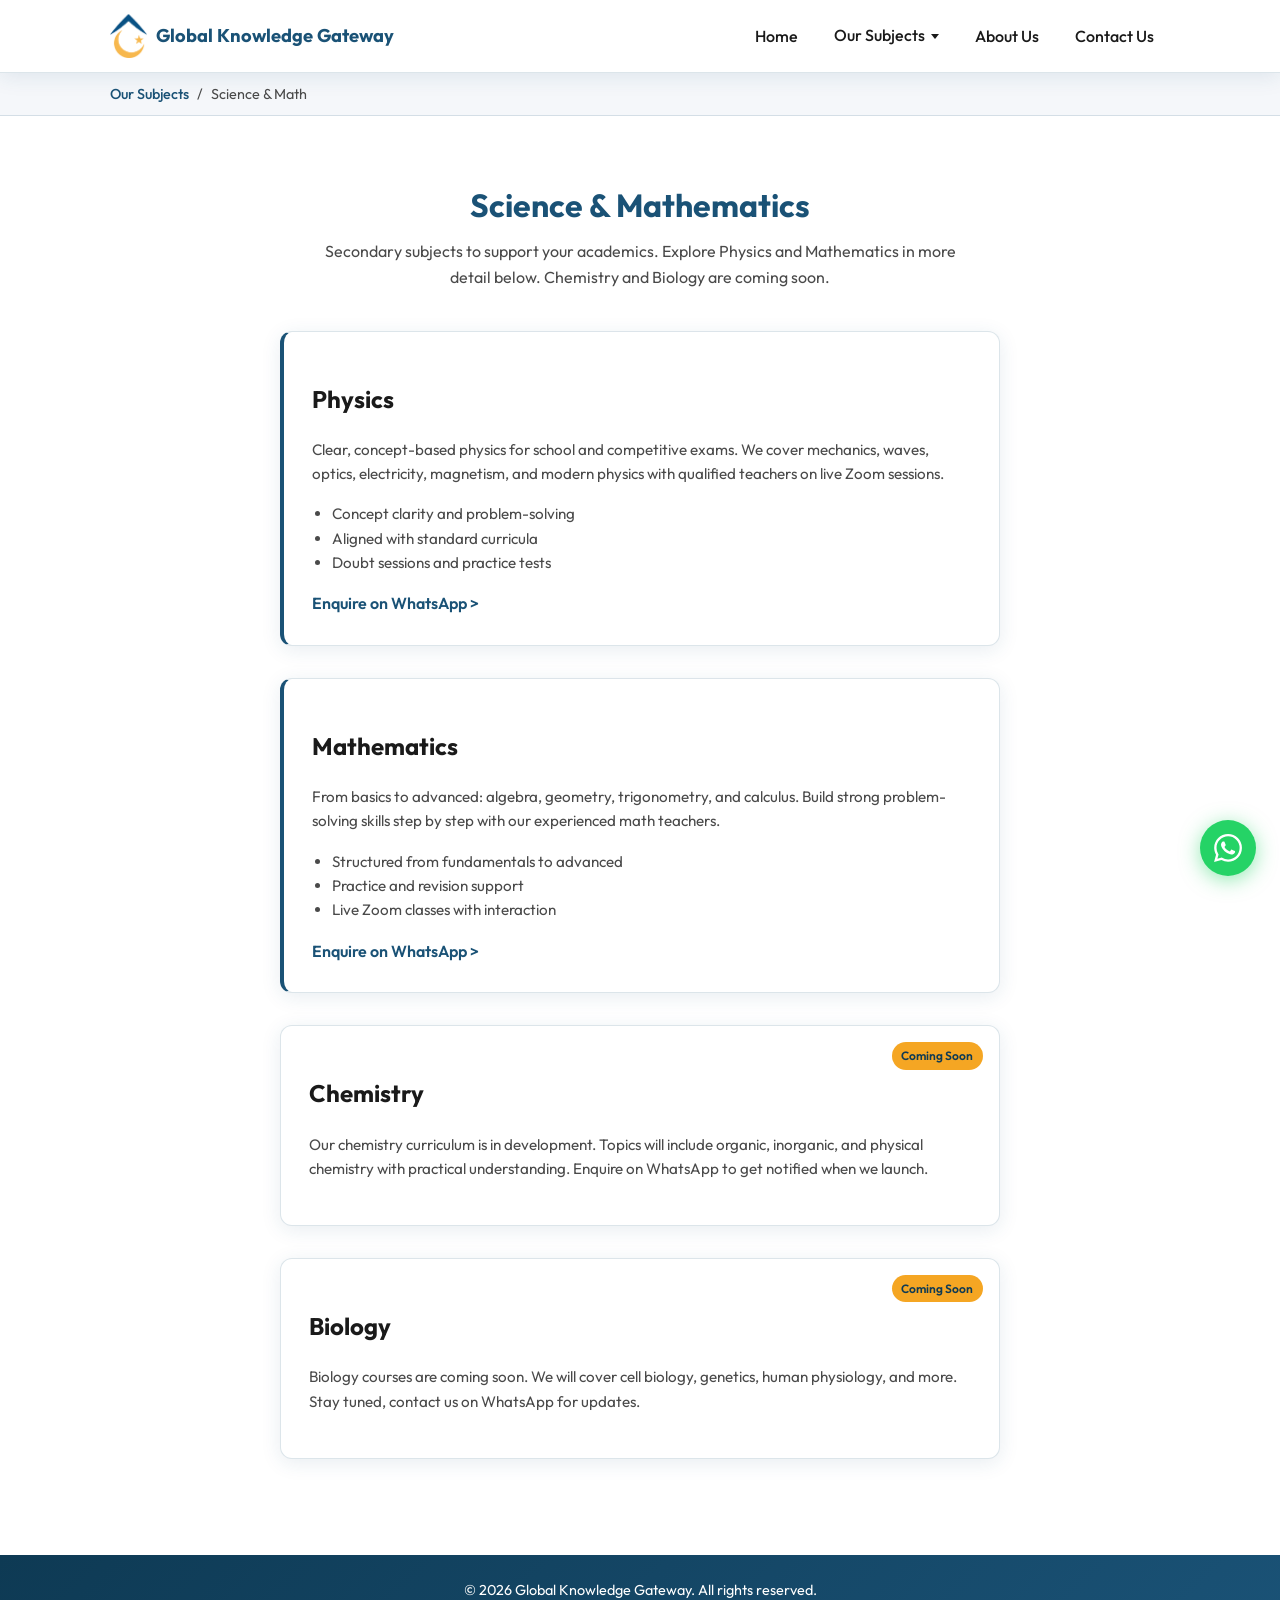
<file: pages/secondary.html>
<!DOCTYPE html>
<html lang="en">
  <head>
    <meta charset="UTF-8" />
    <meta name="viewport" content="width=device-width, initial-scale=1.0" />
    <title>Physics & Mathematics | Global Knowledge Gateway</title>
    <link rel="icon" type="image/png" href="../logo.png" />
    <link rel="preconnect" href="https://fonts.googleapis.com" />
    <link rel="preconnect" href="https://fonts.gstatic.com" crossorigin />
    <link
      href="https://fonts.googleapis.com/css2?family=Amiri:wght@400;700&family=Outfit:wght@300;400;500;600;700&display=swap"
      rel="stylesheet"
    />
    <link rel="stylesheet" href="../css/styles.css" />
  </head>
  <body>
    <a
      href="https://wa.me/14434846773"
      class="whatsapp-float"
      target="_blank"
      rel="noopener noreferrer"
      aria-label="Contact us on WhatsApp"
    >
      <svg viewBox="0 0 24 24" fill="currentColor" aria-hidden="true">
        <path
          d="M17.472 14.382c-.297-.149-1.758-.867-2.03-.967-.273-.099-.471-.148-.67.15-.197.297-.767.966-.94 1.164-.173.199-.347.223-.644.075-.297-.15-1.255-.463-2.39-1.475-.883-.788-1.48-1.761-1.653-2.059-.173-.297-.018-.458.13-.606.134-.133.298-.347.446-.52.149-.174.198-.298.298-.497.099-.198.05-.371-.025-.52-.075-.149-.669-1.612-.916-2.207-.242-.579-.487-.5-.669-.51-.173-.008-.371-.01-.57-.01-.198 0-.52.074-.792.372-.272.297-1.04 1.016-1.04 2.479 0 1.462 1.065 2.875 1.213 3.074.149.198 2.096 3.2 5.077 4.487.709.306 1.262.489 1.694.625.712.227 1.36.195 1.871.118.571-.085 1.758-.719 2.006-1.413.248-.694.248-1.289.173-1.413-.074-.124-.272-.198-.57-.347m-5.421 7.403h-.004a9.87 9.87 0 01-5.031-1.378l-.361-.214-3.741.982.998-3.648-.235-.374a9.86 9.86 0 01-1.51-5.26c.001-5.45 4.436-9.884 9.888-9.884 2.64 0 5.122 1.03 6.988 2.898a9.825 9.825 0 012.893 6.994c-.003 5.45-4.437 9.884-9.885 9.884m8.413-18.297A11.815 11.815 0 0012.05 0C5.495 0 .16 5.335.157 11.892c0 2.096.547 4.142 1.588 5.945L.057 24l6.305-1.654a11.882 11.882 0 005.683 1.448h.005c6.554 0 11.89-5.335 11.893-11.893a11.821 11.821 0 00-3.48-8.413z"
        />
      </svg>
    </a>

    <header class="site-header">
      <div class="container header-inner">
        <a href="../index.html" class="logo">
          <img src="../logo.png" alt="Global Knowledge Gateway" class="logo-img" />
          <span class="logo-text">Global Knowledge Gateway</span>
        </a>
        <button class="nav-toggle" aria-label="Open menu" aria-expanded="false">
          <span></span><span></span><span></span>
        </button>
        <nav class="main-nav" aria-label="Main navigation">
          <div class="nav-drawer-header">
            <span class="nav-drawer-title">Menu</span>
          </div>
          <ul>
            <li><a href="../index.html#home">Home</a></li>
            <li class="nav-item-with-dropdown">
              <a
                href="../index.html#islamic"
                aria-expanded="false"
                aria-haspopup="true"
                >Our Subjects</a
              >
              <ul class="nav-dropdown">
                <li><a href="islamic-studies.html">Islamic Studies</a></li>
                <li><a href="secondary.html">Science & Math</a></li>
                <li><a href="premium-courses.html">Premium Courses</a></li>
              </ul>
            </li>
            <li><a href="../index.html#about">About Us</a></li>
            <li><a href="../index.html#contact">Contact Us</a></li>
          </ul>
        </nav>
        <button
          type="button"
          class="nav-backdrop"
          aria-label="Close menu"
        ></button>
      </div>
    </header>

    <div class="subject-breadcrumb">
      <div class="container">
        <a href="../index.html#secondary">Our Subjects</a>
        <span aria-hidden="true">/</span>
        <span>Science & Math</span>
      </div>
    </div>

    <main>
      <section class="section animate-section">
        <div class="container">
          <h1 class="section-title">Science & Mathematics</h1>
          <p class="section-intro">
            Secondary subjects to support your academics. Explore Physics and
            Mathematics in more detail below. Chemistry and Biology are coming
            soon.
          </p>

          <article
            id="physics"
            class="card card-premium"
            style="max-width: 720px; margin: 0 auto 2rem"
          >
            <h2>Physics</h2>
            <p>
              Clear, concept-based physics for school and competitive exams. We
              cover mechanics, waves, optics, electricity, magnetism, and modern
              physics with qualified teachers on live Zoom sessions.
            </p>
            <ul class="card-list">
              <li>Concept clarity and problem-solving</li>
              <li>Aligned with standard curricula</li>
              <li>Doubt sessions and practice tests</li>
            </ul>
            <a
              href="https://wa.me/14434846773"
              class="card-link"
              target="_blank"
              rel="noopener noreferrer"
              >Enquire on WhatsApp ></a
            >
          </article>

          <article
            id="math"
            class="card card-premium"
            style="max-width: 720px; margin: 0 auto 2rem"
          >
            <h2>Mathematics</h2>
            <p>
              From basics to advanced: algebra, geometry, trigonometry, and
              calculus. Build strong problem-solving skills step by step with
              our experienced math teachers.
            </p>
            <ul class="card-list">
              <li>Structured from fundamentals to advanced</li>
              <li>Practice and revision support</li>
              <li>Live Zoom classes with interaction</li>
            </ul>
            <a
              href="https://wa.me/14434846773"
              class="card-link"
              target="_blank"
              rel="noopener noreferrer"
              >Enquire on WhatsApp ></a
            >
          </article>

          <article
            class="card card-coming-soon"
            style="max-width: 720px; margin: 0 auto 2rem"
          >
            <span class="badge">Coming Soon</span>
            <h2>Chemistry</h2>
            <p>
              Our chemistry curriculum is in development. Topics will include
              organic, inorganic, and physical chemistry with practical
              understanding. Enquire on WhatsApp to get notified when we launch.
            </p>
          </article>

          <article
            class="card card-coming-soon"
            style="max-width: 720px; margin: 0 auto 2rem"
          >
            <span class="badge">Coming Soon</span>
            <h2>Biology</h2>
            <p>
              Biology courses are coming soon. We will cover cell biology,
              genetics, human physiology, and more. Stay tuned, contact us on
              WhatsApp for updates.
            </p>
          </article>
        </div>
      </section>
    </main>

    <footer class="site-footer">
      <div class="container">
        <p>
          &copy; <span id="year"></span> Global Knowledge Gateway. All rights
          reserved.
        </p>
      </div>
    </footer>
    <script src="../js/main.js"></script>
  </body>
</html>
</file>
<file: css/styles.css>
/* ============================================
   Education Website — Primary: Orange, Secondary: Blue
   ============================================ */

:root {
  --primary: #F5A623;
  --primary-dark: #D4891A;
  --primary-light: #F7B84E;
  --secondary: #1A5276;
  --secondary-light: #2471A3;
  --secondary-dark: #0E3A54;
  --text: #1a1a1a;
  --text-muted: #4a4a4a;
  --bg: #ffffff;
  --bg-alt: #f5f7fa;
  --border: rgba(26, 82, 118, 0.15);
  --shadow: 0 4px 20px rgba(26, 82, 118, 0.1);
  --radius: 12px;
  --font-sans: "Outfit", system-ui, sans-serif;
  --font-arabic: "Amiri", serif;
}

*,
*::before,
*::after {
  box-sizing: border-box;
}

html {
  scroll-behavior: smooth;
}

/* ----- Scroll animations ----- */
.animate-section .section-title,
.animate-section .section-intro,
.animate-section .about-feature,
.animate-section .demo-classes-cta,
.animate-section .staff-cta,
.animate-section .contact-block {
  opacity: 0;
  transform: translateY(28px);
  transition: opacity 0.6s ease, transform 0.6s ease;
}
.animate-section.is-visible .section-title {
  opacity: 1;
  transform: translateY(0);
  transition-delay: 0.1s;
}
.animate-section.is-visible .section-intro {
  opacity: 1;
  transform: translateY(0);
  transition-delay: 0.2s;
}
.animate-section .card-grid .card {
  opacity: 0;
  transform: translateY(24px);
  transition: opacity 0.5s ease, transform 0.5s ease;
}
.animate-section.is-visible .card-grid .card:nth-child(1) {
  transition-delay: 0.15s;
}
.animate-section.is-visible .card-grid .card:nth-child(2) {
  transition-delay: 0.25s;
}
.animate-section.is-visible .card-grid .card:nth-child(3) {
  transition-delay: 0.35s;
}
.animate-section.is-visible .card-grid .card:nth-child(4) {
  transition-delay: 0.45s;
}
.animate-section.is-visible .card-grid .card:nth-child(5) {
  transition-delay: 0.55s;
}
.animate-section.is-visible .card-grid .card:nth-child(6) {
  transition-delay: 0.65s;
}
.animate-section.is-visible .card-grid .card {
  opacity: 1;
  transform: translateY(0);
}
.animate-section .goals-list li {
  opacity: 0;
  transform: translateX(-16px);
  transition: opacity 0.4s ease, transform 0.4s ease;
}
.animate-section.is-visible .goals-list li:nth-child(1) {
  transition-delay: 0.2s;
}
.animate-section.is-visible .goals-list li:nth-child(2) {
  transition-delay: 0.3s;
}
.animate-section.is-visible .goals-list li:nth-child(3) {
  transition-delay: 0.4s;
}
.animate-section.is-visible .goals-list li:nth-child(4) {
  transition-delay: 0.5s;
}
.animate-section.is-visible .goals-list li:nth-child(5) {
  transition-delay: 0.6s;
}
.animate-section.is-visible .goals-list li:nth-child(6) {
  transition-delay: 0.7s;
}
.animate-section.is-visible .goals-list li {
  opacity: 1;
  transform: translateX(0);
}
.animate-section .about-feature {
  opacity: 0;
  transform: translateY(20px);
  transition: opacity 0.5s ease, transform 0.5s ease;
}
.animate-section.is-visible .about-feature:nth-child(1) {
  transition-delay: 0.15s;
}
.animate-section.is-visible .about-feature:nth-child(2) {
  transition-delay: 0.25s;
}
.animate-section.is-visible .about-feature:nth-child(3) {
  transition-delay: 0.35s;
}
.animate-section.is-visible .about-feature {
  opacity: 1;
  transform: translateY(0);
}
.animate-section.is-visible .demo-classes-cta {
  opacity: 1;
  transform: translateY(0);
  transition-delay: 0.45s;
}
.animate-section.is-visible .staff-cta {
  opacity: 1;
  transform: translateY(0);
  transition-delay: 0.2s;
}
.animate-section.is-visible .contact-block {
  opacity: 1;
  transform: translateY(0);
  transition-delay: 0.2s;
}

/* Standalone cards (e.g. on subject pages) */
.animate-section .card:not(.card-grid .card) {
  opacity: 0;
  transform: translateY(24px);
  transition: opacity 0.5s ease, transform 0.5s ease;
}
.animate-section.is-visible .card:not(.card-grid .card) {
  opacity: 1;
  transform: translateY(0);
}
.animate-section.is-visible .card:not(.card-grid .card):nth-of-type(1) {
  transition-delay: 0.15s;
}
.animate-section.is-visible .card:not(.card-grid .card):nth-of-type(2) {
  transition-delay: 0.25s;
}
.animate-section.is-visible .card:not(.card-grid .card):nth-of-type(3) {
  transition-delay: 0.35s;
}
.animate-section.is-visible .card:not(.card-grid .card):nth-of-type(4) {
  transition-delay: 0.45s;
}

@media (prefers-reduced-motion: reduce) {
  .animate-section .section-title,
  .animate-section .section-intro,
  .animate-section .about-feature,
  .animate-section .demo-classes-cta,
  .animate-section .staff-cta,
  .animate-section .contact-block,
  .animate-section .card-grid .card,
  .animate-section .card:not(.card-grid .card),
  .animate-section .goals-list li {
    opacity: 1;
    transform: none;
    transition: none;
  }
}

body {
  margin: 0;
  font-family: var(--font-sans);
  font-size: 1rem;
  line-height: 1.6;
  color: var(--text);
  background: var(--bg);
}

.container {
  width: 100%;
  max-width: 1100px;
  margin: 0 auto;
  padding: 0 1.25rem;
}

/* ----- Sticky WhatsApp — bottom corner, on ALL pages; scrolls with viewport ----- */
.whatsapp-float {
  position: fixed;
  bottom: 24px;
  right: 24px;
  z-index: 9999;
  /* Stays visible when user scrolls — fixed to viewport */
  width: 56px;
  height: 56px;
  background: #25d366;
  color: #fff;
  border-radius: 50%;
  display: flex;
  align-items: center;
  justify-content: center;
  box-shadow: 0 4px 20px rgba(37, 211, 102, 0.5);
  transition: transform 0.2s, box-shadow 0.2s;
}

.whatsapp-float:hover {
  transform: scale(1.08);
  box-shadow: 0 6px 24px rgba(37, 211, 102, 0.6);
}

.whatsapp-float svg {
  width: 28px;
  height: 28px;
}

/* ----- Header ----- */
.site-header {
  position: sticky;
  top: 0;
  z-index: 1000;
  background: transparent;
  border-bottom: none;
  transition: background 0.25s ease, box-shadow 0.25s ease;
  overflow: visible;
}

/* When scrolled: white navbar */
.site-header.is-scrolled {
  background: var(--bg);
  box-shadow: var(--shadow);
  border-bottom: 1px solid var(--border);
}

.header-inner {
  display: flex;
  align-items: center;
  justify-content: space-between;
  min-height: 72px;
  gap: 1rem;
  overflow: visible;
}

.logo {
  display: flex;
  align-items: center;
  gap: 0.6rem;
  text-decoration: none;
}
.logo:hover,
.logo:focus {
  text-decoration: none;
}

.logo-img {
  height: 44px;
  width: auto;
  display: block;
  flex-shrink: 0;
  transition: transform 0.2s ease;
}
.logo:hover .logo-img {
  transform: scale(1.05);
}

.logo-text {
  font-weight: 700;
  font-size: 1.15rem;
  color: #ffffff;
  line-height: 1.2;
  transition: color 0.25s ease;
}
.site-header.is-scrolled .logo-text {
  color: var(--secondary);
}

/* Nav list: proper vertical alignment */
.main-nav ul {
  list-style: none;
  margin: 0;
  padding: 0;
  display: flex;
  align-items: center;
  gap: 0.25rem;
}

.main-nav a {
  color: #ffffff;
  text-decoration: none;
  padding: 0.6rem 1rem;
  border-radius: var(--radius);
  font-weight: 500;
  transition: color 0.2s, background 0.2s;
}
.site-header.is-scrolled .main-nav a {
  color: var(--text);
}
.main-nav a:hover {
  color: var(--primary);
  background: rgba(255, 255, 255, 0.15);
}
.site-header.is-scrolled .main-nav a:hover {
  color: var(--secondary);
  background: var(--bg-alt);
}

/* Nav dropdown (Our Subjects) — opens vertically downward */
.nav-item-with-dropdown {
  position: relative;
}
.nav-item-with-dropdown > a {
  display: inline-flex;
  align-items: center;
  gap: 0.35rem;
}
.nav-item-with-dropdown > a::after {
  content: "";
  width: 0;
  height: 0;
  border-left: 4px solid transparent;
  border-right: 4px solid transparent;
  border-top: 5px solid currentColor;
  transition: transform 0.2s ease;
}
.nav-dropdown {
  position: absolute;
  top: 100%;
  /* right: 0;
  left: auto; */
  margin-top: 1rem;
  min-width: 120px;
  padding: 0.35rem 0;
  list-style: none;
  background: var(--bg);
  border: 1px solid var(--border);
  border-radius: 8px;
  box-shadow: var(--shadow);
  opacity: 0;
  visibility: hidden;
  transform: translateY(-6px);
  transition: opacity 0.2s ease, visibility 0.2s ease, transform 0.2s ease;
  z-index: 100;
  overflow: hidden;
  display: flex;
  flex-direction: column;
}
.nav-item-with-dropdown:hover .nav-dropdown,
.nav-item-with-dropdown:focus-within .nav-dropdown {
  opacity: 1;
  visibility: visible;
  transform: translateY(0);
}
.nav-dropdown li {
  display: block;
}
.nav-dropdown a {
  display: block;
  padding: 0.45rem 0.75rem;
  white-space: nowrap;
  color: var(--text);
  font-size: 0.9rem;
}
.nav-dropdown li:first-child a {
  border-radius: 7px 7px 0 0;
}
.nav-dropdown li:last-child a {
  border-radius: 0 0 7px 7px;
}
.nav-dropdown a:hover {
  background: var(--bg-alt);
  color: var(--primary);
}
.site-header:not(.is-scrolled) .nav-dropdown a {
  color: var(--text);
}
.site-header:not(.is-scrolled) .nav-dropdown a:hover {
  background: var(--bg-alt);
  color: var(--primary);
}

/* Subject page breadcrumb */
.subject-breadcrumb {
  background: var(--bg-alt);
  border-bottom: 1px solid var(--border);
  padding: 0.6rem 0;
  font-size: 0.9rem;
}
.subject-breadcrumb .container {
  display: flex;
  align-items: center;
  gap: 0.5rem;
  flex-wrap: wrap;
}
.subject-breadcrumb a {
  color: var(--secondary);
  text-decoration: none;
  font-weight: 500;
}
.subject-breadcrumb a:hover {
  text-decoration: underline;
}
.subject-breadcrumb span {
  color: var(--text-muted);
}

.nav-toggle {
  display: none;
  flex-direction: column;
  gap: 5px;
  background: none;
  border: none;
  cursor: pointer;
  padding: 8px;
}

.nav-toggle span {
  width: 24px;
  height: 2px;
  background: #ffffff;
  transition: background 0.25s ease;
}
.site-header.is-scrolled .nav-toggle span {
  background: var(--secondary);
}

.nav-drawer-header {
  display: none;
}

.nav-backdrop {
  display: none;
}

/* ----- Hero ----- */
/* Pull hero up so its green background extends behind the navbar */
.hero {
  position: relative;
  min-height: 70vh;
  display: flex;
  align-items: center;
  margin-top: -72px;
  padding-top: calc(72px + 4rem);
  padding-bottom: 4rem;
  overflow: hidden;
}

.hero-bg {
  position: absolute;
  inset: 0;
  background: linear-gradient(
    135deg,
    var(--secondary-dark) 0%,
    var(--secondary) 40%,
    var(--secondary-light) 70%,
    var(--primary) 100%
  );
  z-index: 0;
}

.hero-bg::after {
  content: "";
  position: absolute;
  inset: 0;
  background: url("data:image/svg+xml,%3Csvg width='60' height='60' viewBox='0 0 60 60' xmlns='http://www.w3.org/2000/svg'%3E%3Cpath d='M30 0L30 60M0 30L60 30' stroke='rgba(255,255,255,0.04)' stroke-width='1' fill='none'/%3E%3C/svg%3E");
  opacity: 0.8;
}

.hero-content {
  position: relative;
  z-index: 1;
  color: #ffffff;
  text-align: center;
}

.hero h1 {
  font-size: clamp(1.75rem, 4vw, 2.75rem);
  font-weight: 700;
  margin: 0 0 1rem;
  line-height: 1.2;
}

.hero-sub {
  font-size: 1.1rem;
  opacity: 0.95;
  max-width: 560px;
  margin: 0 auto 2rem;
}

.hero-cta {
  display: flex;
  flex-wrap: wrap;
  gap: 1rem;
  justify-content: center;
}

/* ----- Buttons ----- */
.btn {
  display: inline-flex;
  align-items: center;
  gap: 0.5rem;
  padding: 0.75rem 1.5rem;
  border-radius: var(--radius);
  font-weight: 600;
  text-decoration: none;
  transition: background 0.2s, color 0.2s, transform 0.2s;
}

.btn-primary {
  background: var(--primary);
  color: var(--secondary-dark);
}

.btn-primary:hover {
  background: var(--primary-light);
  transform: translateY(-1px);
}

.btn-secondary {
  background: transparent;
  color: #ffffff;
  border: 2px solid #ffffff;
}

.btn-secondary:hover {
  background: rgba(255, 255, 255, 0.15);
  transform: translateY(-1px);
}

.btn-whatsapp {
  background: #25d366;
  color: #fff;
  border: none;
}

.btn-whatsapp:hover {
  background: #20bd5a;
  transform: translateY(-1px);
}

/* ----- Sections ----- */
.section {
  padding: 4rem 0;
}

.section:nth-child(even) {
  background: var(--bg-alt);
}

.section-title {
  font-size: clamp(1.5rem, 3vw, 2rem);
  color: var(--secondary);
  margin: 0 0 0.5rem;
  text-align: center;
}

.section-intro {
  text-align: center;
  color: var(--text-muted);
  max-width: 640px;
  margin: 0 auto 2.5rem;
}

/* ----- Cards ----- */
.card-grid {
  display: grid;
  grid-template-columns: repeat(auto-fit, minmax(260px, 1fr));
  gap: 1.5rem;
}

.card {
  display: flex;
  flex-direction: column;
  background: var(--bg);
  border-radius: var(--radius);
  padding: 1.75rem;
  border: 1px solid var(--border);
  box-shadow: var(--shadow);
  transition: transform 0.2s, box-shadow 0.2s;
  position: relative;
}

.card:hover {
  transform: translateY(-4px);
  box-shadow: 0 8px 28px rgba(26, 82, 118, 0.16);
}

.card-icon {
  font-size: 2rem;
  margin-bottom: 0.75rem;
  color: var(--secondary);
}

.card h3 {
  margin: 0 0 0.5rem;
  font-size: 1.25rem;
  color: var(--text);
}

.card p {
  margin: 0 0 1rem;
  color: var(--text-muted);
  font-size: 0.95rem;
  flex: 1;
}

.card-link {
  margin-top: auto;
  color: var(--secondary);
  font-weight: 600;
  text-decoration: none;
}

.card-link:hover {
  text-decoration: underline;
}

.card-coming-soon .card-icon {
  opacity: 0.7;
}

.badge {
  position: absolute;
  top: 1rem;
  right: 1rem;
  background: var(--primary);
  color: var(--secondary-dark);
  font-size: 0.75rem;
  font-weight: 600;
  padding: 0.25rem 0.6rem;
  border-radius: 999px;
}

.card-list {
  margin: 0 0 1rem;
  padding-left: 1.25rem;
  color: var(--text-muted);
  font-size: 0.95rem;
  flex: 1;
}

.card-premium {
  border-left: 4px solid var(--secondary);
}

.premium-grid {
  grid-template-columns: repeat(auto-fit, minmax(300px, 1fr));
}

/* Premium Courses: light grey-green background */
.section-premium {
  background: var(--bg-alt);
}

/* ----- About ourselves ----- */
.section-about {
  position: relative;
  background: var(--bg);
}

.about-section-bg {
  display: none;
}

.section-about .container {
  position: relative;
  z-index: 1;
}

.about-features {
  display: grid;
  grid-template-columns: repeat(auto-fit, minmax(260px, 1fr));
  gap: 1.5rem;
  margin-bottom: 2.5rem;
}

.about-feature {
  background: var(--bg);
  border-radius: var(--radius);
  padding: 1.5rem 1.5rem 1.75rem;
  border: 1px solid var(--border);
  box-shadow: var(--shadow);
  transition: transform 0.2s ease, box-shadow 0.2s ease;
}

.about-feature:hover {
  transform: translateY(-2px);
  box-shadow: 0 6px 24px rgba(26, 82, 118, 0.12);
}

.about-feature-icon {
  display: inline-flex;
  align-items: center;
  justify-content: center;
  width: 48px;
  height: 48px;
  background: linear-gradient(135deg, var(--secondary), var(--secondary-light));
  color: #ffffff;
  font-size: 1.5rem;
  line-height: 1;
  border-radius: 12px;
  margin-bottom: 1rem;
}

.about-feature h3 {
  margin: 0 0 0.5rem;
  font-size: 1.1rem;
  color: var(--secondary);
  font-weight: 600;
}

.about-feature p {
  margin: 0;
  color: var(--text);
  font-size: 0.95rem;
  line-height: 1.65;
}

.demo-classes-cta {
  background: linear-gradient(
    135deg,
    rgba(245, 166, 35, 0.06) 0%,
    rgba(26, 82, 118, 0.06) 100%
  );
  border: 2px solid var(--primary);
  border-radius: var(--radius);
  padding: 2rem 2rem 2.25rem;
  max-width: 560px;
  margin: 0 auto;
  text-align: center;
  position: relative;
  box-shadow: 0 4px 20px rgba(26, 82, 118, 0.08);
}

.demo-classes-icon {
  display: inline-block;
  font-size: 2rem;
  margin-bottom: 0.5rem;
  line-height: 1;
}

.section-demo {
  background: var(--bg-alt);
}

.section-demo .container {
  max-width: 640px;
}

.demo-classes-cta .section-title--small,
.demo-classes-cta h3 {
  margin: 0 0 0.75rem;
  font-size: 1.35rem;
  color: var(--secondary);
  font-weight: 700;
}

.demo-classes-cta p {
  margin: 0 0 1.5rem;
  color: var(--text);
  font-size: 1rem;
  line-height: 1.6;
}

.demo-classes-cta .btn {
  font-weight: 600;
  padding: 0.85rem 1.75rem;
}

/* ----- Goals ----- */
.goals-list {
  max-width: 700px;
  margin: 0 auto;
  list-style: none;
  padding: 0;
}

.goals-list li {
  padding: 1rem 1.25rem;
  margin-bottom: 0.75rem;
  background: var(--bg);
  border-radius: var(--radius);
  border-left: 4px solid var(--primary);
  box-shadow: var(--shadow);
}

/* ----- Staff ----- */
.staff-cta {
  text-align: center;
  max-width: 560px;
  margin: 0 auto;
}

.staff-cta p {
  margin-bottom: 1.5rem;
  color: var(--text-muted);
}

/* ----- Contact ----- */
.contact-block {
  text-align: center;
  max-width: 480px;
  margin: 0 auto;
}

.contact-note {
  margin-top: 1rem;
  font-size: 0.9rem;
  color: var(--text-muted);
}

/* ----- Contact Form ----- */
.contact-form-wrap {
  max-width: 540px;
  margin: 0 auto;
  background: var(--bg);
  border-radius: var(--radius);
  border: 1px solid var(--border);
  box-shadow: var(--shadow);
  padding: 2rem 2rem 2.25rem;
}

.contact-form {
  display: flex;
  flex-direction: column;
  gap: 1.25rem;
}

.form-group {
  display: flex;
  flex-direction: column;
  gap: 0.4rem;
}

.form-group > label {
  font-weight: 600;
  font-size: 0.9rem;
  color: var(--secondary);
}

.form-group input[type="text"],
.form-group input[type="email"],
.form-group textarea {
  width: 100%;
  padding: 0.75rem 1rem;
  border: 2px solid var(--border);
  border-radius: 8px;
  font-family: var(--font-sans);
  font-size: 0.95rem;
  color: var(--text);
  background: var(--bg);
  transition: border-color 0.2s ease, box-shadow 0.2s ease;
  outline: none;
}

.form-group input[type="text"]:focus,
.form-group input[type="email"]:focus,
.form-group textarea:focus {
  border-color: var(--primary);
  box-shadow: 0 0 0 3px rgba(245, 166, 35, 0.15);
}

.form-group textarea {
  resize: vertical;
  min-height: 90px;
}

.checkbox-grid {
  display: grid;
  grid-template-columns: repeat(2, 1fr);
  gap: 0.5rem 1rem;
  margin-top: 0.25rem;
}

.checkbox-label {
  display: flex;
  align-items: center;
  gap: 0.5rem;
  cursor: pointer;
  font-size: 0.9rem;
  color: var(--text);
  padding: 0.4rem 0.6rem;
  border-radius: 8px;
  transition: background 0.15s ease;
  user-select: none;
}

.checkbox-label:hover {
  background: var(--bg-alt);
}

.checkbox-label input[type="checkbox"] {
  position: absolute;
  opacity: 0;
  width: 0;
  height: 0;
}

.checkbox-custom {
  flex-shrink: 0;
  width: 20px;
  height: 20px;
  border: 2px solid var(--border);
  border-radius: 5px;
  background: var(--bg);
  display: flex;
  align-items: center;
  justify-content: center;
  transition: background 0.15s ease, border-color 0.15s ease;
  position: relative;
}

.checkbox-custom::after {
  content: "";
  width: 10px;
  height: 6px;
  border-left: 2.5px solid #fff;
  border-bottom: 2.5px solid #fff;
  transform: rotate(-45deg) scale(0);
  transition: transform 0.15s ease;
  position: absolute;
  top: 3px;
}

.checkbox-label input[type="checkbox"]:checked + .checkbox-custom {
  background: var(--primary);
  border-color: var(--primary);
}

.checkbox-label input[type="checkbox"]:checked + .checkbox-custom::after {
  transform: rotate(-45deg) scale(1);
}

.checkbox-label input[type="checkbox"]:focus-visible + .checkbox-custom {
  box-shadow: 0 0 0 3px rgba(245, 166, 35, 0.25);
}

.contact-form-btn {
  width: 100%;
  justify-content: center;
  padding: 0.85rem 1.5rem;
  font-size: 1rem;
  border: none;
  cursor: pointer;
  font-family: var(--font-sans);
}

.contact-form-btn svg {
  flex-shrink: 0;
}

.contact-form .form-error {
  color: #d32f2f;
  font-size: 0.82rem;
  margin-top: 0.15rem;
}

@media (max-width: 480px) {
  .contact-form-wrap {
    padding: 1.25rem;
  }

  .checkbox-grid {
    grid-template-columns: 1fr;
  }
}

/* ----- Footer ----- */
.site-footer {
  background: linear-gradient(135deg, var(--secondary-dark), var(--secondary));
  color: #ffffff;
  padding: 1.5rem;
  text-align: center;
}

.site-footer p {
  margin: 0;
  font-size: 0.9rem;
}

/* ----- Responsive ----- */
@media (max-width: 768px) {
  .nav-toggle {
    display: flex;
  }

  /* Backdrop: visible when drawer is open */
  .nav-backdrop {
    position: fixed;
    inset: 0;
    z-index: 1001;
    background: rgba(0, 0, 0, 0.4);
    border: none;
    cursor: pointer;
    padding: 0;
    opacity: 0;
    visibility: hidden;
    transition: opacity 0.3s ease, visibility 0.3s ease;
  }
  .site-header.nav-open .nav-backdrop {
    display: block;
    opacity: 1;
    visibility: visible;
  }

  /* Drawer: fixed on the right, opens from right to left */
  .main-nav {
    position: fixed;
    top: 0;
    right: 0;
    left: auto;
    width: min(300px, 85vw);
    max-width: 300px;
    height: 100vh;
    background: linear-gradient(
      180deg,
      var(--bg) 0%,
      var(--bg-alt) 100%
    );
    box-shadow: -8px 0 32px rgba(0, 0, 0, 0.15),
      -2px 0 8px rgba(26, 82, 118, 0.06);
    padding: 0;
    overflow-y: auto;
    z-index: 1002;
    transform: translateX(100%);
    transition: transform 0.3s cubic-bezier(0.4, 0, 0.2, 1);
    display: flex;
    flex-direction: column;
    border-radius: 16px 0 0 16px;
  }

  .main-nav.is-open {
    transform: translateX(0);
  }

  .nav-drawer-header {
    display: flex;
    align-items: center;
    justify-content: center;
    text-align: center;
    padding: 1.35rem 1.25rem;
    background: linear-gradient(
      135deg,
      var(--secondary-dark) 0%,
      var(--secondary) 100%
    );
    color: #ffffff;
    box-shadow: 0 2px 8px rgba(26, 82, 118, 0.2);
  }
  .nav-drawer-header .nav-drawer-title {
    color: #ffffff;
    font-size: 1.2rem;
    font-weight: 700;
    letter-spacing: 0.02em;
  }

  .main-nav > ul {
    flex-direction: column;
    padding: 1rem 0;
    gap: 0;
    text-align: left;
    flex: 1;
  }
  .main-nav > ul > li {
    border-bottom: 1px solid var(--border);
    margin: 0 0.75rem;
    border-bottom: 1px solid rgba(26, 82, 118, 0.1);
  }
  .main-nav > ul > li:last-child {
    border-bottom: none;
  }
  .main-nav > ul > li > a {
    display: flex;
    align-items: center;
    justify-content: space-between;
    padding: 1rem 1rem 1rem 0.5rem;
    color: var(--text);
    text-align: left;
    font-weight: 500;
    font-size: 1rem;
    border-radius: 10px;
    margin: 0 0.25rem;
    transition: background 0.2s ease, color 0.2s ease;
  }
  .main-nav > ul > li > a:hover {
    color: var(--primary);
    background: rgba(26, 82, 118, 0.08);
  }
  .main-nav a:hover {
    color: var(--primary);
    background: rgba(26, 82, 118, 0.08);
  }

  /* Our Subjects: expandable with arrow — only is-open controls visibility on mobile */
  .nav-item-with-dropdown > a {
    cursor: pointer;
  }
  .nav-item-with-dropdown > a::after {
    content: "";
    width: 0;
    height: 0;
    border-left: 5px solid transparent;
    border-right: 5px solid transparent;
    border-top: 6px solid currentColor;
    margin-left: auto;
    flex-shrink: 0;
    transition: transform 0.25s ease;
    opacity: 0.8;
  }
  .nav-item-with-dropdown.is-open > a::after {
    transform: rotate(180deg);
  }
  .nav-dropdown {
    position: static;
    opacity: 1;
    visibility: visible;
    transform: none;
    box-shadow: none;
    border: none;
    background: rgba(26, 82, 118, 0.05);
    margin: 0.5rem 0.75rem 0.75rem;
    padding: 0.35rem 0;
    border-radius: 10px;
    border-left: 3px solid var(--primary-light);
    overflow: hidden;
  }
  /* Closed by default; desktop :focus-within must not show it on mobile */
  .main-nav .nav-item-with-dropdown .nav-dropdown {
    display: none !important;
  }
  .main-nav .nav-item-with-dropdown.is-open .nav-dropdown {
    display: block !important;
  }
  .nav-dropdown a {
    display: block;
    padding: 0.7rem 1rem 0.7rem 1.25rem;
    font-size: 0.95rem;
    border-left: 3px solid transparent;
    text-align: left;
    margin: 0 0.25rem;
    border-radius: 8px;
    transition: background 0.2s ease, border-color 0.2s ease;
  }
  .nav-dropdown a:hover {
    background: rgba(26, 82, 118, 0.1);
    border-left-color: var(--primary);
  }

  .hero {
    min-height: 60vh;
  }

  .whatsapp-float {
    bottom: 20px;
    right: 20px;
    width: 52px;
    height: 52px;
  }

  .whatsapp-float svg {
    width: 26px;
    height: 26px;
  }
}
</file>
